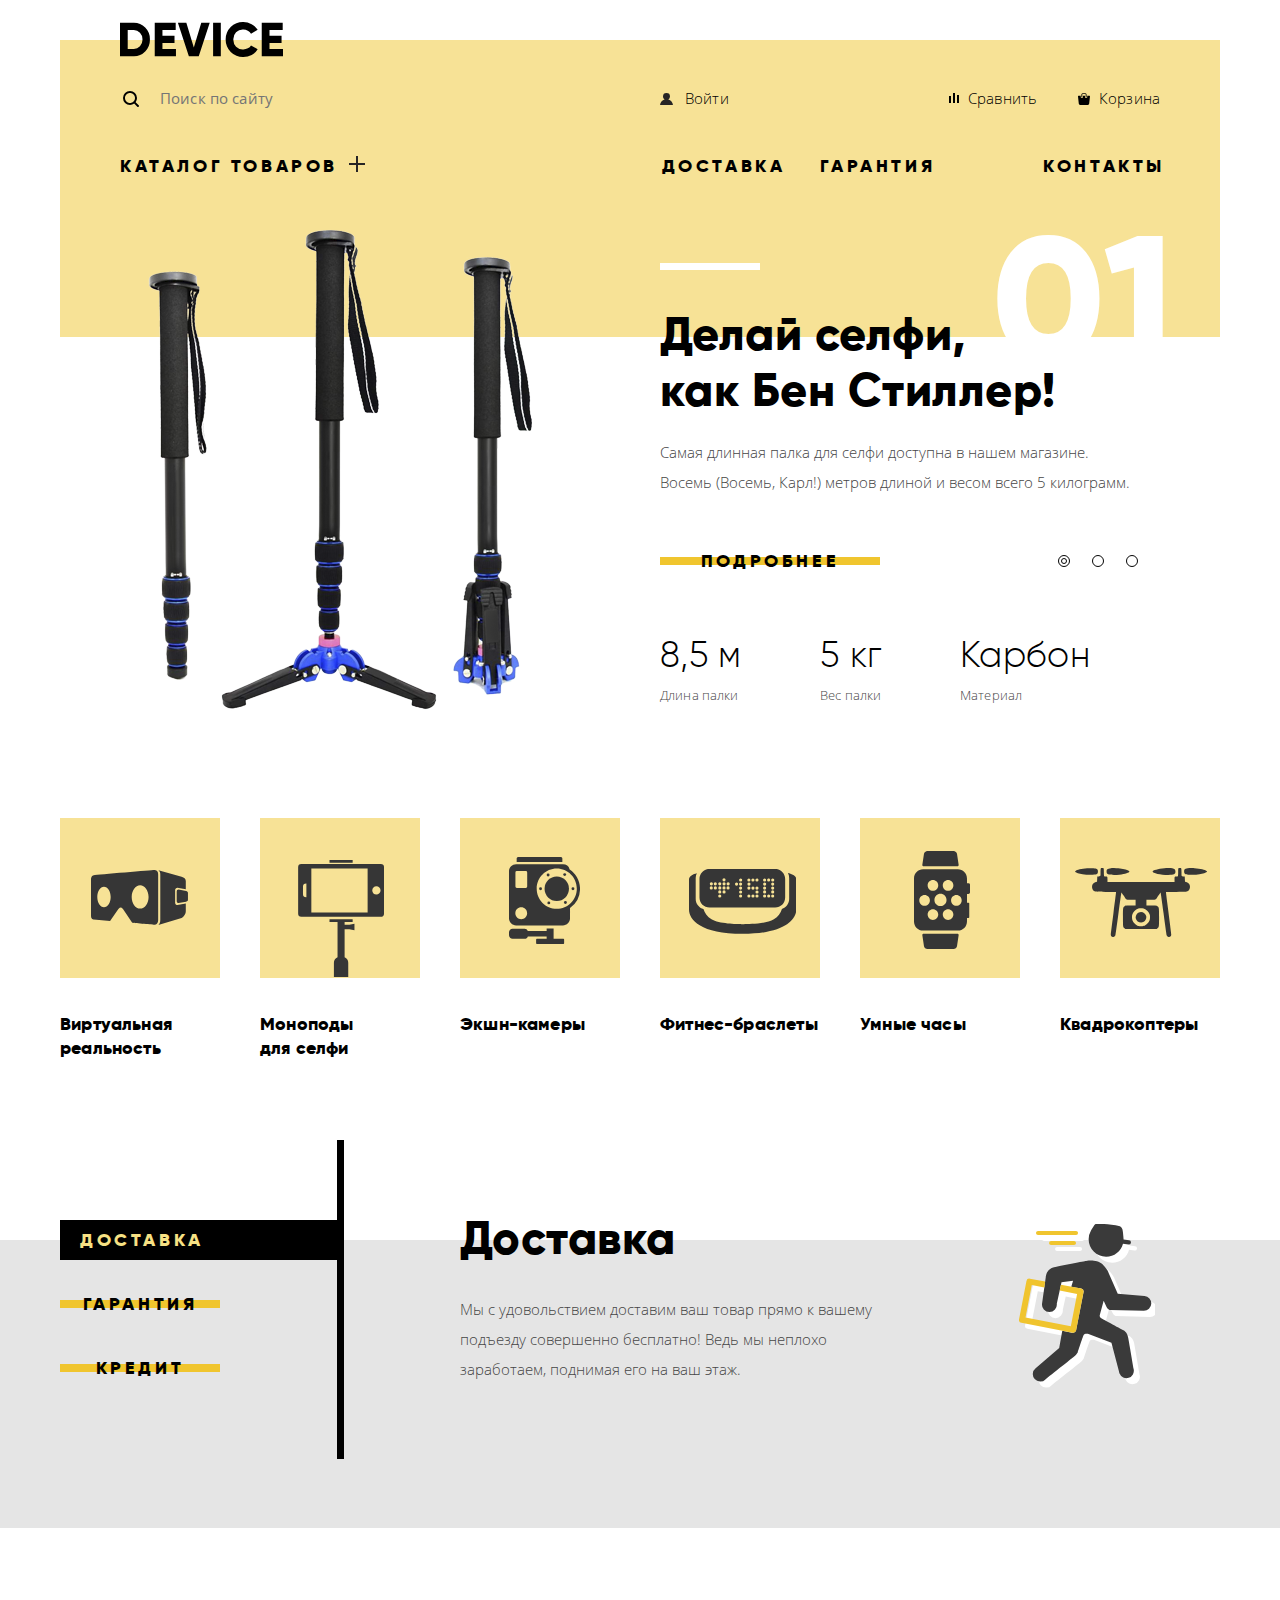
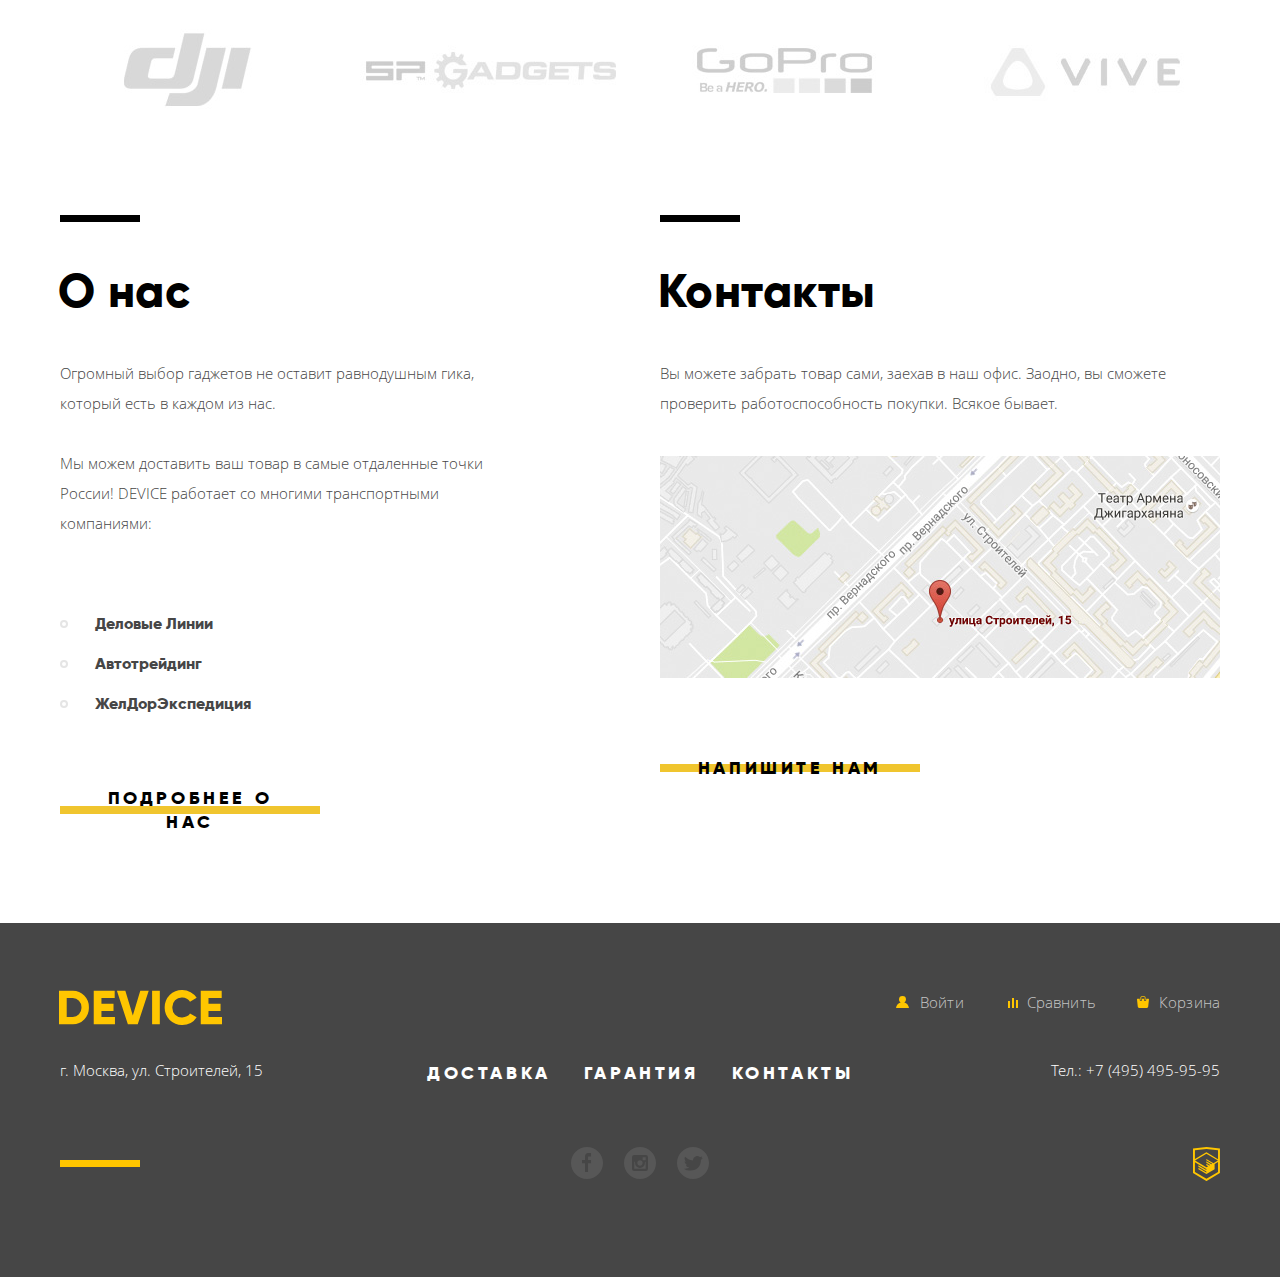
<file: index.html>
<!DOCTYPE html>
<html lang="ru">
  <head>
    <meta charset="utf-8">
    <title>HTML Academy: Девайс</title>
    <link rel="stylesheet" href="css/normalize.css">
    <link rel="stylesheet" href="css/style.min.css">
  </head>
  <body>
    <div class="container">
      <header class="page-header">
        <a class="page-header__logo">
          <svg class="page-header__image page-header__image--black" width="163" height="35" xmlns="http://www.w3.org/2000/svg" viewBox="0 0 163.3 34.94">
            <path d="M163.3 26.88v7.39H142V.67h21v7.39h-13.23v5.57h12.08v7.3h-12.08v6zm-39.87.58a9.88 9.88 0 0 0 4.66-1.1 7.49 7.49 0 0 0 3.16-3l6.67 3.84a15.51 15.51 0 0 1-6 5.69 17.52 17.52 0 0 1-8.46 2.09 17.12 17.12 0 0 1-17.59-17.47A17.12 17.12 0 0 1 123.43 0a17.42 17.42 0 0 1 8.41 2.09 15.88 15.88 0 0 1 6.09 5.69l-6.67 3.84a7.61 7.61 0 0 0-3.19-3 9.93 9.93 0 0 0-4.64-1.08 9.59 9.59 0 0 0-7.18 2.74 9.91 9.91 0 0 0-2.68 7.25 9.91 9.91 0 0 0 2.68 7.25 9.59 9.59 0 0 0 7.18 2.68zM93.27.67H101v33.6h-7.73zM69 34.27L58 .67h8.46l7.49 24.72L81.43.67h8.46l-11 33.6zM34.8.67h21v7.39H42.53v5.57h12.08v7.3H42.53v6h13.53v7.39H34.8zm-21.27 33.6H0V.67h13.53A15.72 15.72 0 0 1 25.25 5.5a16.46 16.46 0 0 1 4.71 12 16.46 16.46 0 0 1-4.71 12 15.73 15.73 0 0 1-11.72 4.77zM20 10.63a8.65 8.65 0 0 0-6.5-2.57H7.73v18.82h5.8A8.65 8.65 0 0 0 20 24.31a9.41 9.41 0 0 0 2.49-6.84A9.41 9.41 0 0 0 20 10.63z" />
          </svg>
        </a>
        <nav class="main-navigation">
          <div class="main-navigation__wrapper">
            <form class="main-navigation__search site-search " id="search-form" action="https://echo.htmlacademy.ru/" method="get">
              <label class="visually-hidden" for="search-field">Поиск по сайту</label>
              <input class="site-search__field" id="search-field" name="search" type="search" placeholder="Поиск по сайту" required>
              <button class="site-search__button" type="submit">Найти</button>
            </form>
            <ul class="main-navigation__user user-navigation">
              <li class="user-navigation__item">
                <a class="user-navigation__link user-navigation__link--login" href="login.html">Войти</a>
              </li>
            </ul>
            <ul class="main-navigation__shopping shopping-navigation">
              <li class="shopping-navigation__item">
                <a class="shopping-navigation__link shopping-navigation__link--compare" href="#">Сравнить</a>
              </li>
              <li class="shopping-navigation__item">
                <a class="shopping-navigation__link shopping-navigation__link--cart" href="#">Корзина</a>
              </li>
            </ul>
          </div>
          <ul class="main-navigation__site site-navigation">
            <li class="site-navigation__item site-navigation__item--catalog">
              <a class="site-navigation__link site-navigation__link--catalog" href="catalog.html">Каталог товаров</a>
              <ul class="site-navigation__list catalog-navigation">
                <li class="catalog-navigation__item">
                  <a class="catalog-navigation__link" href="#">Виртуальная реальность</a>
                </li>
                <li class="catalog-navigation__item">
                  <a class="catalog-navigation__link" href="#">Фитнес-браслеты</a>
                </li>
                <li class="catalog-navigation__item">
                  <a class="catalog-navigation__link" href="#">Квадрокоптеры</a>
                </li>
                <li class="catalog-navigation__item">
                  <a class="catalog-navigation__link" href="catalog.html">Моноподы для селфи</a>
                </li>
                <li class="catalog-navigation__item">
                  <a class="catalog-navigation__link" href="#">Умные часы</a>
                </li>
                <li class="catalog-navigation__item">
                  <a class="catalog-navigation__link" href="#">Экшн-камеры</a>
                </li>
              </ul>
            </li>
            <li class="site-navigation__item">
              <a class="site-navigation__link" href="#">Доставка</a>
            </li>
            <li class="site-navigation__item">
              <a class="site-navigation__link" href="#">Гарантия</a>
            </li>
            <li class="site-navigation__item">
              <a class="site-navigation__link" href="#">Контакты</a>
            </li>
          </ul>
        </nav>
      </header>
    </div>
    <main>
      <h1 class="visually-hidden">DEVICE - интернет-магазин гаджетов</h1>
      <div class="container">
        <section class="features">
          <div class="features__wrapper">
            <h2 class="visually-hidden">Промо-блок</h2>
            <ol class="features-slider promo-slider">
              <li class="promo-slider__item promo-slider__item--current">
                <div class="promo-slider__image-wrapper">
                  <img class="promo-slider__image" src="img/slider-1.png" width="384" height="486" alt="Самая длинная селфи-палка">
                </div>
                <div class="promo-slider__description-wrapper">
                  <h3 class="promo-slider__title">Делай селфи,<br> как Бен Стиллер!</h3>
                  <p class="promo-slider__description">Самая длинная палка для селфи доступна в нашем магазине. Восемь (Восемь, Карл!) метров длиной и весом всего 5 килограмм.</p>
                  <a class="promo-slider__link button" href="#">Подробнее</a>
                  <dl class="promo-slider__list spec-list">
                    <div class="spec-list__wrapper">
                      <dt class="spec-list__name">Длина палки</dt>
                      <dd class="spec-list__value">8,5 м</dd>
                    </div>
                    <div class="spec-list__wrapper">
                      <dt class="spec-list__name">Вес палки</dt>
                      <dd class="spec-list__value">5 кг</dd>
                    </div>
                    <div class="spec-list__wrapper">
                      <dt class="spec-list__name">Материал</dt>
                      <dd class="spec-list__value">Карбон</dd>
                    </div>
                  </dl>
                </div>
              </li>
              <li class="promo-slider__item">
                <div class="promo-slider__image-wrapper">
                  <img class="promo-slider__image" src="img/slider-2.png" width="345" height="485" alt="Фитнес-браслет">
                </div>
                <div class="promo-slider__description-wrapper">
                  <h3 class="promo-slider__title">Худеем<br> правильно!</h3>
                  <p class="promo-slider__description">Мотивирующие фитнес-браслеты помогут найти в себе силы не пропускать занятия и соблюдать диету.</p>
                  <a class="promo-slider__link button" href="#">Подробнее</a>
                  <dl class="promo-slider__list spec-list">
                    <div class="spec-list__wrapper">
                      <dt class="spec-list__name">Без подзарядки</dt>
                      <dd class="spec-list__value">48 часов</dd>
                    </div>
                  </dl>
                </div>
              </li>
              <li class="promo-slider__item">
                <div class="promo-slider__image-wrapper">
                  <img class="promo-slider__image" src="img/slider-3.png" width="526" height="334" alt="Квадрокоптер">
                </div>
                <div class="promo-slider__description-wrapper">
                  <h3 class="promo-slider__title">Порхает как бабочка,<br> жалит как пчела!</h3>
                  <p class="promo-slider__description">Мотивирующие фитнес-браслеты помогут найти в себе силы не пропускать занятия и соблюдать диету.</p>
                  <a class="promo-slider__link button" href="#">Подробнее</a>
                  <dl class="promo-slider__list spec-list">
                    <div class="spec-list__wrapper">
                      <dt class="spec-list__name">Дальность полета</dt>
                      <dd class="spec-list__value">800 м</dd>
                    </div>
                    <div class="spec-list__wrapper">
                      <dt class="spec-list__name">Радиус поражения</dt>
                      <dd class="spec-list__value">50 м</dd>
                    </div>
                  </dl>
                </div>
              </li>
            </ol>
            <ul class="features__toggles slider-toggles">
              <li class="slider-toggles__item">
                <button class="slider-toggles__button slider-toggles__button--current" type="button">
                  <span class="visually-hidden">Первый слайд</span>
                </button>
              </li>
              <li class="slider-toggles__item">
                <button class="slider-toggles__button" type="button">
                  <span class="visually-hidden">Второй слайд</span>
                </button>
              </li>
              <li class="slider-toggles__item">
                <button class="slider-toggles__button" type="button">
                  <span class="visually-hidden">Третий слайд</span>
                </button>
              </li>
            </ul>
          </div>
        </section>
        <section class="popular-categories">
          <h2 class="visually-hidden">Популярные категории</h2>
          <ul class="popular-categories__list">
            <li class="popular-categories__item">
              <a class="popular-categories__link popular-categories__link--vr" href="#">Виртуальная реальность</a>
            </li>
            <li class="popular-categories__item">
              <a class="popular-categories__link popular-categories__link--monopods" href="#">Моноподы<br> для селфи</a>
            </li>
            <li class="popular-categories__item">
              <a class="popular-categories__link popular-categories__link--cameras" href="#">Экшн-камеры</a>
            </li>
            <li class="popular-categories__item">
              <a class="popular-categories__link popular-categories__link--band" href="#">Фитнес-браслеты</a>
            </li>
            <li class="popular-categories__item">
              <a class="popular-categories__link popular-categories__link--clock" href="#">Умные часы</a>
            </li>
            <li class="popular-categories__item">
              <a class="popular-categories__link popular-categories__link--quadcopters" href="#">Квадрокоптеры</a>
            </li>
          </ul>
        </section>
      </div>
      <section class="services">
        <div class="container">
          <h2 class="visually-hidden">Сервисы</h2>
          <div class="services__wrapper">
            <ul class="services__toggles services-tab">
              <li class="services-tab__item">
                <button class="button services-tab__link services-tab__link--current" type="button">Доставка</button>
              </li>
              <li class="services-tab__item">
                <button class="button services-tab__link" type="button">Гарантия</button>
              </li>
              <li class="services-tab__item">
                <button class="button services-tab__link" type="button">Кредит</button>
              </li>
            </ul>
            <ul class="services__description services-list">
              <li class="services-list__item services-list__item--delivery services-list__item--current">
                <h3 class="services-list__title">Доставка</h3>
                <p class="services-list__summary">Мы с удовольствием доставим ваш товар прямо к вашему подъезду совершенно бесплатно! Ведь мы неплохо заработаем, поднимая его на ваш этаж.</p>
              </li>
              <li class="services-list__item services-list__item--warranty">
                <h3 class="services-list__title">Гарантия</h3>
                <p class="services-list__summary">Если из-за возгорания купленного у нас товара у вас сгорит дом — не переживайте, мы выдадим вам новый. Товар, не дом, конечно же.</p>
              </li>
              <li class="services-list__item services-list__item--credit">
                <h3 class="services-list__title">Кредит</h3>
                <p class="services-list__summary">Залезть в долговую яму стало проще! Кредитные консультанты подберут для вас наиболее выгодные условия кредита. Выгодные для нашего банка, разумеется.</p>
              </li>
            </ul>
          </div>
        </div>
      </section>
      <div class="container">
        <section class="brands">
          <h2 class="visually-hidden">Бренды</h2>
          <ul class="brands__list">
            <li class="brands__item">
              <a class="brands__link brands__link--dji" href="#">
                <img class="brands__logo" src="img/dji-logo.jpg" width="260" height="100" alt="Логотип «DJI»">
              </a>
            </li>
            <li class="brands__item">
              <a class="brands__link brands__link--sp" href="#">
                <img class="brands__logo" src="img/sp-gadgets-logo.jpg" width="260" height="100" alt="Логотип «SP Gadgets»">
              </a>
            </li>
            <li class="brands__item">
              <a class="brands__link brands__link--gopro" href="#">
                <img class="brands__logo" src="img/gopro-logo.jpg" width="260" height="100" alt="Логотип «GoPro»">
              </a>
            </li>
            <li class="brands__item">
              <a class="brands__link brands__link--vive" href="#">
                <img class="brands__logo" src="img/vive-logo.jpg" width="260" height="100" alt="Логотип «Vive»">
              </a>
            </li>
          </ul>
        </section>
        <div class="wrapper">
          <section class="about-us">
            <h2 class="about-us__title">О нас</h2>
            <p class="about-us__summary">Огромный выбор гаджетов не оставит равнодушным гика, который есть в каждом из нас.</p>
            <p class="about-us__summary">Мы можем доставить ваш товар в самые отдаленные точки России! DEVICE работает со многими транспортными компаниями:</p>
            <ul class="about-us__list company-list">
              <li class="company-list__item">
                <b>Деловые Линии</b>
              </li>
              <li class="company-list__item">
                <b>Автотрейдинг</b>
              </li>
              <li class="company-list__item">
                <b>ЖелДорЭкспедиция</b>
              </li>
            </ul>
            <a class="about-us__button button" href="#">Подробнее о нас</a>
          </section>
          <section class="contacts">
            <h2 class="contacts__title">Контакты</h2>
            <p class="contacts__summary">Вы можете забрать товар сами, заехав в наш офис. Заодно, вы сможете проверить работоспособность покупки. Всякое бывает.</p>
            <a class="contacts__map-link" href="map.html" target="_blank">
              <img class="contacts__map-image" src="img/map.jpg" width="560" height="222" alt="Адрес: г. Москва, ул. Строителей, д. 15">
            </a>
            <a class="contacts__button button" href="contact-us.html">Напишите нам</a>
          </section>
        </div>
      </div>
    </main>
    <footer class="page-footer">
      <div class="container">
        <div class="page-footer__row">
          <a class="page-footer__logo">
            <svg class="page-footer__image" width="163" height="35" xmlns="http://www.w3.org/2000/svg" viewBox="0 0 163.3 34.94">
              <path d="M163.3 26.88v7.39H142V.67h21v7.39h-13.23v5.57h12.08v7.3h-12.08v6zm-39.87.58a9.88 9.88 0 0 0 4.66-1.1 7.49 7.49 0 0 0 3.16-3l6.67 3.84a15.51 15.51 0 0 1-6 5.69 17.52 17.52 0 0 1-8.46 2.09 17.12 17.12 0 0 1-17.59-17.47A17.12 17.12 0 0 1 123.43 0a17.42 17.42 0 0 1 8.41 2.09 15.88 15.88 0 0 1 6.09 5.69l-6.67 3.84a7.61 7.61 0 0 0-3.19-3 9.93 9.93 0 0 0-4.64-1.08 9.59 9.59 0 0 0-7.18 2.74 9.91 9.91 0 0 0-2.68 7.25 9.91 9.91 0 0 0 2.68 7.25 9.59 9.59 0 0 0 7.18 2.68zM93.27.67H101v33.6h-7.73zM69 34.27L58 .67h8.46l7.49 24.72L81.43.67h8.46l-11 33.6zM34.8.67h21v7.39H42.53v5.57h12.08v7.3H42.53v6h13.53v7.39H34.8zm-21.27 33.6H0V.67h13.53A15.72 15.72 0 0 1 25.25 5.5a16.46 16.46 0 0 1 4.71 12 16.46 16.46 0 0 1-4.71 12 15.73 15.73 0 0 1-11.72 4.77zM20 10.63a8.65 8.65 0 0 0-6.5-2.57H7.73v18.82h5.8A8.65 8.65 0 0 0 20 24.31a9.41 9.41 0 0 0 2.49-6.84A9.41 9.41 0 0 0 20 10.63z" />
            </svg>
          </a>
          <ul class="page-footer__user user-navigation">
            <li class="user-navigation__item">
              <a class="user-navigation__link user-navigation__link--yellow-login" href="login.html">Войти</a>
            </li>
          </ul>
          <ul class="page-footer__shopping shopping-navigation">
            <li class="shopping-navigation__item">
              <a class="shopping-navigation__link shopping-navigation__link--yellow-compare" href="#">Сравнить</a>
            </li>
            <li class="shopping-navigation__item">
              <a class="shopping-navigation__link shopping-navigation__link--yellow-cart" href="#">Корзина</a>
            </li>
          </ul>
        </div>
        <div class="page-footer__row">
          <p class="page-footer__address">г. Москва, ул. Строителей, 15</p>
          <ul class="page-footer__navigation site-navigation">
            <li class="site-navigation__item">
              <a class="site-navigation__link" href="#">Доставка</a>
            </li>
            <li class="site-navigation__item">
              <a class="site-navigation__link" href="#">Гарантия</a>
            </li>
            <li class="site-navigation__item">
              <a class="site-navigation__link" href="#">Контакты</a>
            </li>
          </ul>
          <p class="page-footer__phone">Тел.: +7 (495) 495-95-95</p>
        </div>
        <div class="page-footer__row">
          <ul class="page-footer__social social">
            <li class="social__item">
              <a class="social__link social__link--facebook" href="https://www.facebook.com/htmlacademy">
                <span class="visually-hidden">Мы в Фейсбуке</span></a>
            </li>
            <li class="social__item">
              <a class="social__link social__link--instagram" href="https://www.instagram.com/htmlacademy">
                <span class="visually-hidden">Мы в Инстаграме</span>
              </a>
            </li>
            <li class="social__item">
              <a class="social__link social__link--twitter" href="https://twitter.com/htmlacademy_ru">
                <span class="visually-hidden">Мы в Твиттере</span>
              </a>
            </li>
          </ul>
          <p class="page-footer__copyright copyright">
            <span class="visually-hidden">Разработано:</span>
            <a class="copyright__link" href="https://htmlacademy.ru/intensive/htmlcss">
              <svg class="copyright__image" aria-label="HTML Academy" height="34.09" width="26.943" xmlns="http://www.w3.org/2000/svg">
                <path d="M13.62.017L13.472 0 0 1.412v24.661l13.473 8.017 13.43-7.99.042-.025V1.412zm11.399 12.11L13.495 5.334l-.001-.104-.087.05-.088-.056v.109L1.925 12.118V3.147l11.548-1.212L25.02 3.147v8.98zm-11.614-5.34L24.923 13.5l-4.479 2.64-7.093-4.221-.014 1.415 5.904 3.513-.86.507-5.03-2.992-.014 1.415 3.827 2.275-.782.523-3.031-1.787-.014 1.413 1.853 1.091-1.8 1.081-11.356-6.751zm-11.48 8.34l11.411 6.791.016 1.044-7.942-4.728-.015 1.416 7.979 4.795.018 1.076-7.973-4.74-.013 1.414 8.021 4.822.046.025 8.143-4.872-.011-5.177 3.415-2.036v10.021L13.472 31.85 1.925 24.979z" />
              </svg>
            </a>
          </p>
        </div>
      </div>
    </footer>
    <section class="modal feedback">
      <h2 class="visually-hidden">Напишите нам:</h2>
      <form class="feedback__form" action="https://echo.htmlacademy.ru" method="post">
        <div class="feedback__field-wrapper">
          <label class="feedback__label" for="user-name">Ваше имя:</label>
          <input class="feedback__field feedback__field--input" id="user-name" name="name" type="text" placeholder="Имя Фамилия">
        </div>
        <div class="feedback__field-wrapper">
          <label class="feedback__label" for="user-mail">Ваш e-mail:</label>
          <input class="feedback__field feedback__field--input" id="user-mail" name="email" type="email" placeholder="email@example.com">
        </div>
        <div class="feedback__field-wrapper">
          <label class="feedback__label" for="feedback-text">Текст письма:</label>
          <textarea class="feedback__field feedback__field--textarea" id="feedback-text" name="text" placeholder="В свободной форме"></textarea>
        </div>
        <button class="feedback__button button" type="submit">Отправить</button>
      </form>
      <button class="feedback__close close-button" type="button">Закрыть</button>
    </section>
    <section class="modal modal-map">
      <h2 class="visually-hidden">Карта проезда</h2>
      <iframe src="https://www.google.com/maps/embed?pb=!1m18!1m12!1m3!1d2249.1123088794748!2d37.527429315890004!3d55.68703400453003!2m3!1f0!2f0!3f0!3m2!1i1024!2i768!4f13.1!3m3!1m2!1s0x46b54cf65f5c8955%3A0x694710ccd55501e!2sUlitsa+Stroiteley%2C+15%2C+Moskva%2C+119311!5e0!3m2!1sen!2sru!4v1542461207239"
        width="960" height="559" style="border:0" allowfullscreen></iframe>
      <button class="modal-map__close close-button" type="button">Закрыть</button>
    </section>
    <script src="js/script.min.js"></script>
  </body>

</html>
</file>
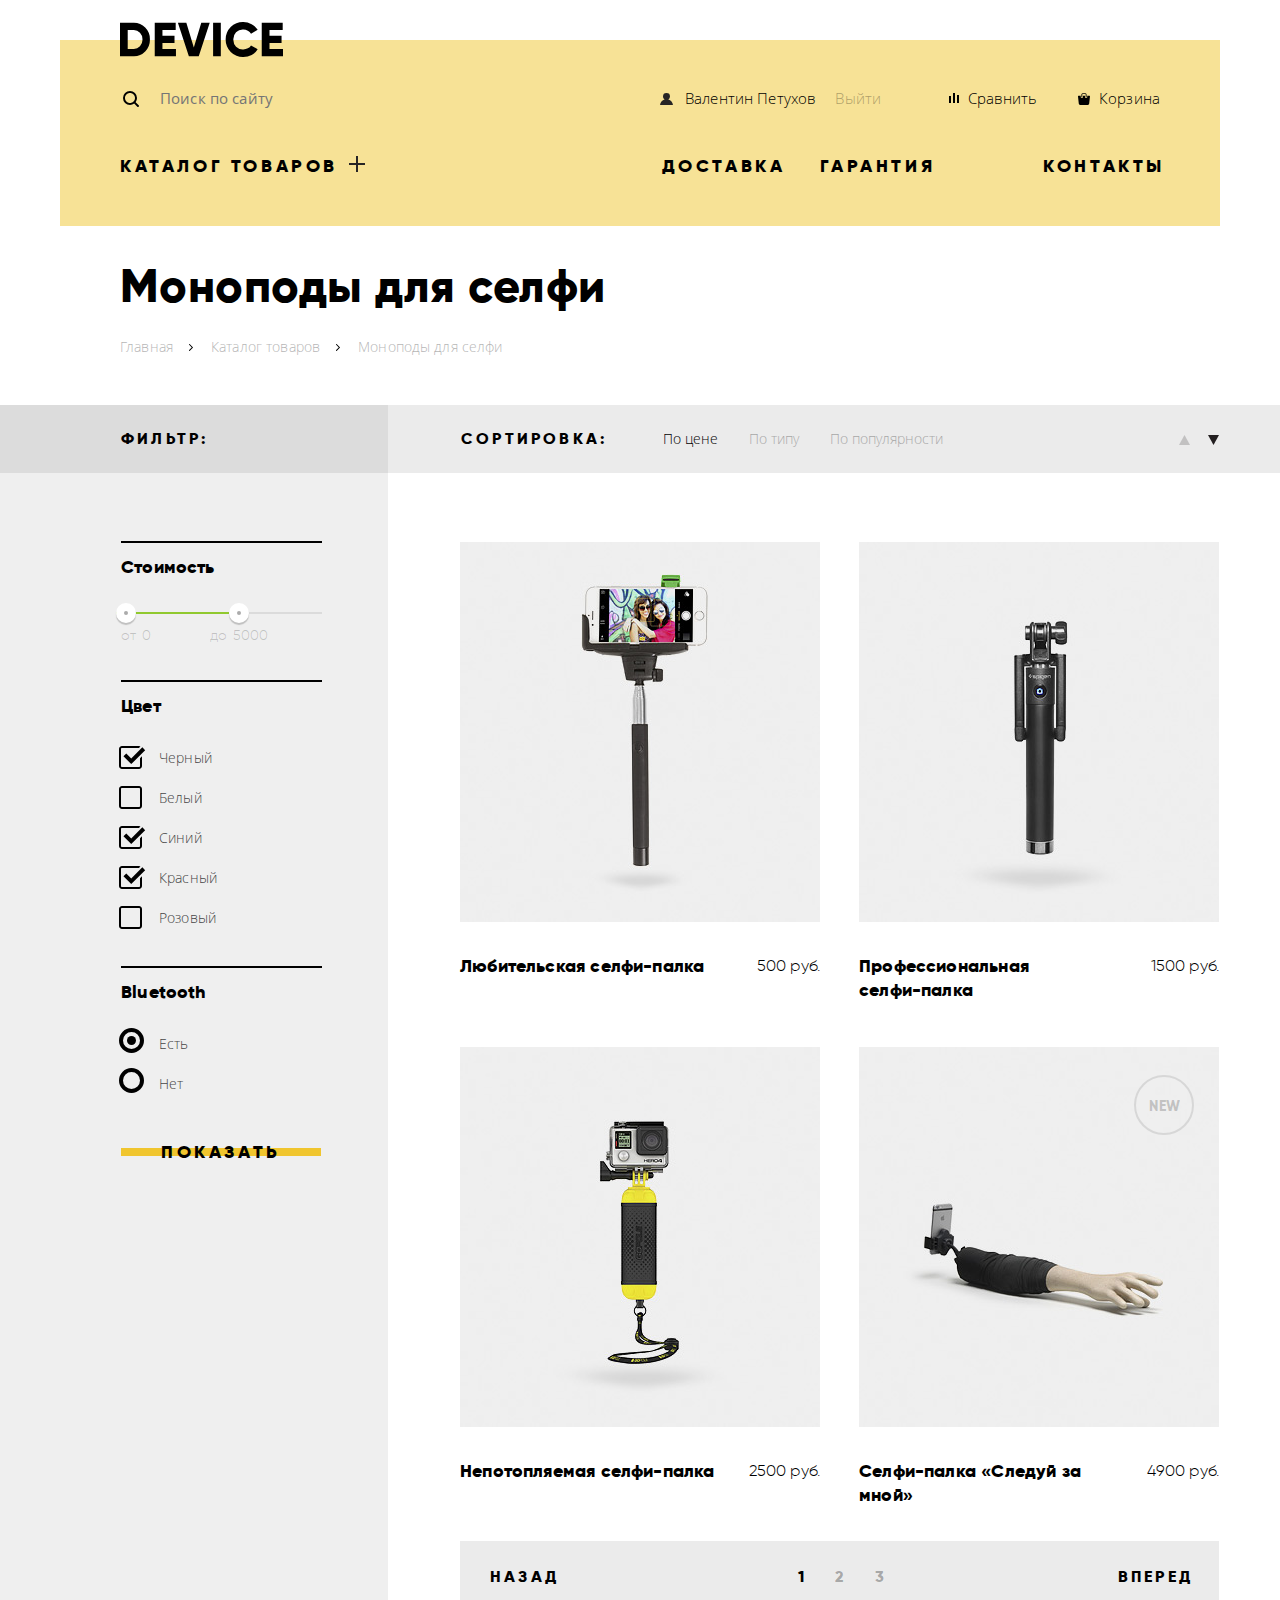
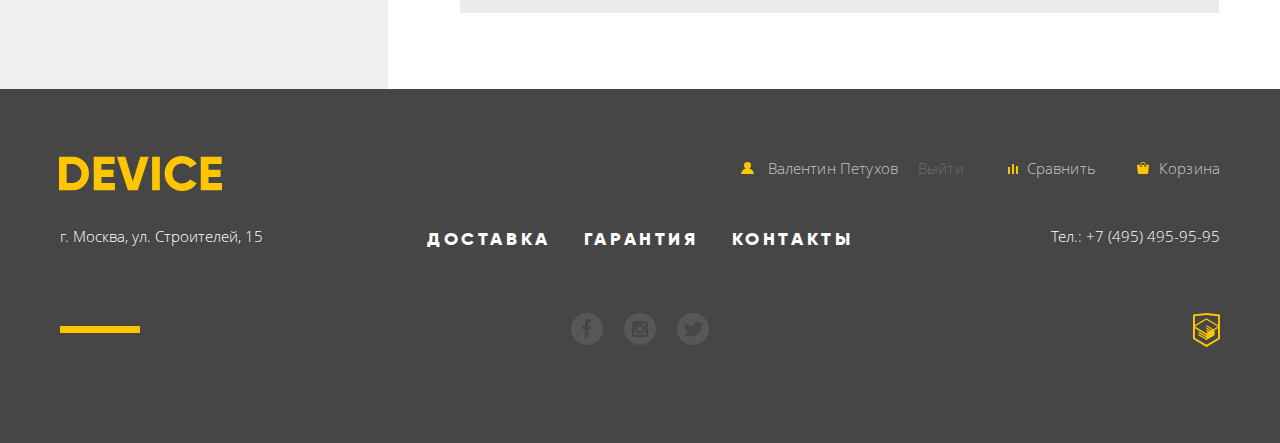
<file: catalog.html>
<!DOCTYPE html>
<html lang="ru">
  <head>
    <meta charset="UTF-8">
    <title>HTML Academy: Девайс</title>
    <link rel="stylesheet" href="css/normalize.css">
    <link rel="stylesheet" href="css/style.css">
  </head>
  <body>
    <div class="container">
      <header class="page-header">
        <a class="page-header__logo" href="index.html">
          <svg class="page-header__image page-header__image--black" width="163" height="35" xmlns="http://www.w3.org/2000/svg" viewBox="0 0 163.3 34.94">
            <path d="M163.3 26.88v7.39H142V.67h21v7.39h-13.23v5.57h12.08v7.3h-12.08v6zm-39.87.58a9.88 9.88 0 0 0 4.66-1.1 7.49 7.49 0 0 0 3.16-3l6.67 3.84a15.51 15.51 0 0 1-6 5.69 17.52 17.52 0 0 1-8.46 2.09 17.12 17.12 0 0 1-17.59-17.47A17.12 17.12 0 0 1 123.43 0a17.42 17.42 0 0 1 8.41 2.09 15.88 15.88 0 0 1 6.09 5.69l-6.67 3.84a7.61 7.61 0 0 0-3.19-3 9.93 9.93 0 0 0-4.64-1.08 9.59 9.59 0 0 0-7.18 2.74 9.91 9.91 0 0 0-2.68 7.25 9.91 9.91 0 0 0 2.68 7.25 9.59 9.59 0 0 0 7.18 2.68zM93.27.67H101v33.6h-7.73zM69 34.27L58 .67h8.46l7.49 24.72L81.43.67h8.46l-11 33.6zM34.8.67h21v7.39H42.53v5.57h12.08v7.3H42.53v6h13.53v7.39H34.8zm-21.27 33.6H0V.67h13.53A15.72 15.72 0 0 1 25.25 5.5a16.46 16.46 0 0 1 4.71 12 16.46 16.46 0 0 1-4.71 12 15.73 15.73 0 0 1-11.72 4.77zM20 10.63a8.65 8.65 0 0 0-6.5-2.57H7.73v18.82h5.8A8.65 8.65 0 0 0 20 24.31a9.41 9.41 0 0 0 2.49-6.84A9.41 9.41 0 0 0 20 10.63z" />
          </svg>
        </a>
        <nav class="main-navigation">
          <div class="main-navigation__wrapper">
            <form class="main-navigation__search site-search" id="search-form" action="https://echo.htmlacademy.ru/" method="get">
              <label class="visually-hidden" for="search-field">Поиск по сайту</label>
              <input class="site-search__field" id="search-field" name="search" type="search" placeholder="Поиск по сайту" required>
              <button class="site-search__button" type="submit">Найти</button>
            </form>
            <ul class="main-navigation__user user-navigation">
              <li class="user-navigation__item">
                <a class="user-navigation__link user-navigation__link--profile" href="profile.html">Валентин Петухов</a>
              </li>
              <li class="user-navigation__item">
                <a class="user-navigation__link user-navigation__link--logout" href="#">Выйти</a>
              </li>
            </ul>
            <ul class="main-navigation__shopping shopping-navigation">
              <li class="shopping-navigation__item">
                <a class="shopping-navigation__link shopping-navigation__link--compare" href="#">Сравнить</a>
              </li>
              <li class="shopping-navigation__item">
                <a class="shopping-navigation__link shopping-navigation__link--cart" href="#">Корзина</a>
              </li>
            </ul>
          </div>
          <ul class="main-navigation__site site-navigation">
            <li class="site-navigation__item site-navigation__item--catalog">
              <a class="site-navigation__link site-navigation__link--catalog" href="catalog.html">Каталог товаров</a>
              <ul class="site-navigation__list catalog-navigation">
                <li class="catalog-navigation__item">
                  <a class="catalog-navigation__link" href="#">Виртуальная реальность</a>
                </li>
                <li class="catalog-navigation__item">
                  <a class="catalog-navigation__link" href="catalog.html">Моноподы для селфи</a>
                </li>
                <li class="catalog-navigation__item">
                  <a class="catalog-navigation__link" href="#">Экшн-камеры</a>
                </li>
                <li class="catalog-navigation__item">
                  <a class="catalog-navigation__link" href="#">Фитнес-браслеты</a>
                </li>
                <li class="catalog-navigation__item">
                  <a class="catalog-navigation__link" href="#">Умные часы</a>
                </li>
                <li class="catalog-navigation__item">
                  <a class="catalog-navigation__link" href="#">Квадрокоптеры</a>
                </li>
              </ul>
            </li>
            <li class="site-navigation__item">
              <a class="site-navigation__link" href="#">Доставка</a>
            </li>
            <li class="site-navigation__item">
              <a class="site-navigation__link" href="#">Гарантия</a>
            </li>
            <li class="site-navigation__item">
              <a class="site-navigation__link" href="#">Контакты</a>
            </li>
          </ul>
        </nav>
      </header>
    </div>
    <main class="page-inner">
      <div class="container page-inner__title-wrapper">
        <h1 class="page-inner__title">Моноподы для селфи</h1>
        <ul class="breadcrumbs">
          <li class="breadcrumbs__item">
            <a class="breadcrumbs__link" href="index.html">Главная</a>
          </li>
          <li class="breadcrumbs__item">
            <a class="breadcrumbs__link" href="#">Каталог товаров</a>
          </li>
          <li class="breadcrumbs__item">
            <a class="breadcrumbs__link">Моноподы для селфи</a>
          </li>
        </ul>
      </div>
      <div class="page-inner__up-line">
        <div class="container page-inner__wrapper">
          <div class="page-inner__left-column">
            <span class="page-inner__filter-title" aria-hidden="true">Фильтр:</span>
          </div>
          <div class="page-inner__right-column">
            <section class="sorter">
              <h2 class="sorter__title">Сортировка:</h2>
              <ul class="sorter__list sorter-options">
                <li class="sorter-options__item">
                  <a class="sorter-options__link sorter-options__link--active" href="#">По цене</a>
                </li>
                <li class="sorter-options__item">
                  <a class="sorter-options__link" href="#">По типу</a>
                </li>
                <li class="sorter-options__item">
                  <a class="sorter-options__link" href="#">По популярности</a>
                </li>
              </ul>
              <ul class="sorter__list sorter-directions">
                <li class="sorter-directions__item">
                  <a class="sorter-directions__link sorter-directions__link--up" href="#">
                    <span class="visually-hidden">Сортировать по возрастанию</span>
                  </a>
                </li>
                <li class="sorter-directions__item">
                  <a class="sorter-directions__link sorter-directions__link--down sorter-directions__link--active" href="#">
                    <span class="visually-hidden">Сортировать по убыванию</span>
                  </a>
                </li>
              </ul>
            </section>
          </div>
        </div>
      </div>
      <div class="page-inner__down-line">
        <div class="container page-inner__wrapper">
          <div class="page-inner__left-column">
            <section class="filters">
              <h2 class="visually-hidden filters___title">Фильтр:</h2>
              <form class="filters__form" action="https://echo.htmlacademy.ru" method="get">
                <fieldset class="filters__fieldset">
                  <legend class="filters__title">Стоимость</legend>
                  <div class="filters__range-controls">
                    <div class="filters__scale">
                      <div class="filters__bar"></div>
                    </div>
                    <div class="filters__toggle filters__toggle--min content-box-component"></div>
                    <div class="filters__toggle filters__toggle--max content-box-component"></div>
                  </div>
                  <div class="filters__price-control">
                    <label class="filters__price filters__price--min">от
                      <input class="filters__input filters__input--price" type="text" name="min-price" value="0">
                    </label>
                    <label class="filters__price filters__price--max">до
                      <input class="filters__input filters__input--price" type="text" name="max-price" value="5000">
                    </label>
                  </div>
                </fieldset>
                <fieldset class="filters__fieldset">
                  <legend class="filters__title">Цвет</legend>
                  <ul class="filters__list">
                    <li class="filters__item">
                      <input class="filters__input filters__checkbox visually-hidden" id="black" name="color" type="checkbox" value="black" checked>
                      <label class="filters__label filters__label--checkbox" for="black">Черный</label>
                    </li>
                    <li class="filters__item">
                      <input class="filters__input filters__checkbox visually-hidden" id="white" name="color" type="checkbox" value="white">
                      <label class="filters__label filters__label--checkbox" for="white">Белый</label>
                    </li>
                    <li class="filters__item">
                      <input class="filters__input filters__checkbox visually-hidden" id="blue" name="color" type="checkbox" value="blue" checked>
                      <label class="filters__label filters__label--checkbox" for="blue">Синий</label>
                    </li>
                    <li class="filters__item">
                      <input class="filters__input filters__checkbox visually-hidden" id="red" name="color" type="checkbox" value="red" checked>
                      <label class="filters__label filters__label--checkbox" for="red">Красный</label>
                    </li>
                    <li class="filters__item">
                      <input class="filters__input filters__checkbox visually-hidden" id="pink" name="color" type="checkbox" value="pink">
                      <label class="filters__label filters__label--checkbox" for="pink">Розовый</label>
                    </li>
                  </ul>
                </fieldset>
                <fieldset class="filters__fieldset">
                  <legend class="filters__title">Bluetooth</legend>
                  <ul class="filters__list">
                    <li class="filters__item">
                      <input class="filters__input filters__radio visually-hidden" id="yes" name="bluetooth" value="yes" type="radio" checked>
                      <label class="filters__label filters__label--radio" for="yes">Есть</label>
                    </li>
                    <li class="filters__item">
                      <input class="filters__input filters__radio visually-hidden" id="no" name="bluetooth" value="no" type="radio">
                      <label class="filters__label filters__label--radio" for="no">Нет</label>
                    </li>
                  </ul>
                </fieldset>
                <button class="filters__button button" type="submit">Показать</button>
              </form>
            </section>
          </div>
          <div class="page-inner__right-column page-inner__right-column--catalog">
            <section class="catalog">
              <h2 class="visually-hidden">Каталог моноподов для селфи</h2>
              <ul class="catalog__list">
                <li class="catalog__item">
                  <article class="product-card">
                    <h3 class="product-card__title">
                      <a href="#" class="product-card__link">Любительская селфи-палка</a>
                    </h3>
                    <img class="product-card__image" src="img/catalog/item-1.jpg" width="360" height="380" alt="Фото любительской селфи-палки">
                    <b class="product-card__price">500 руб.</b>
                    <div class="product-card__hover-wrapper">
                      <a class="product-card__basket-link button" href="#">В корзину</a>
                      <a class="product-card__compare-link" href="#">Добавить к сравнению</a>
                    </div>
                  </article>
                </li>
                <li class="catalog__item">
                  <article class="product-card">
                    <h3 class="product-card__title">
                      <a href="#" class="product-card__link">Профессиональная <span class="no-wrap">селфи-палка</span></a>
                    </h3>
                    <img class="product-card__image" src="img/catalog/item-2.jpg" width="360" height="380" alt="Фото профессиональной селфи-палки">
                    <b class="product-card__price">1500 руб.</b>
                    <div class="product-card__hover-wrapper">
                      <a class="product-card__basket-link button" href="#">В корзину</a>
                      <a class="product-card__compare-link" href="#">Добавить к сравнению</a>
                    </div>
                  </article>
                </li>
                <li class="catalog__item">
                  <article class="product-card">
                    <h3 class="product-card__title">
                      <a href="#" class="product-card__link">Непотопляемая селфи-палка</a>
                    </h3>
                    <img class="product-card__image" src="img/catalog/item-3.jpg" width="360" height="380" alt="Фото непотопляемой селфи-палки">
                    <b class="product-card__price">2500 руб.</b>
                    <div class="product-card__hover-wrapper">
                      <a class="product-card__basket-link button" href="#">В корзину</a>
                      <a class="product-card__compare-link" href="#">Добавить к сравнению</a>
                    </div>
                  </article>
                </li>
                <li class="catalog__item">
                  <article class="product-card product-card--new">
                    <h3 class="product-card__title">
                      <a href="#" class="product-card__link">Селфи-палка «Следуй за мной»</a>
                    </h3>
                    <img class="product-card__image" src="img/catalog/item-4.jpg" width="360" height="380" alt="Фото селфи-палки «Следуй за мной»">
                    <b class="product-card__price">4900 руб.</b>
                    <div class="product-card__hover-wrapper">
                      <a class="product-card__basket-link button" href="#">В корзину</a>
                      <a class="product-card__compare-link" href="#">Добавить к сравнению</a>
                    </div>
                  </article>
                </li>
              </ul>
            </section>
            <section class="pagination">
              <h2 class="visually-hidden">Номера страниц:</h2>
              <ul class="pagination__list">
                <li class="pagination__item">
                  <a class="pagination__link pagination__link--previous">Назад</a>
                </li>
                <li class="pagination__item">
                  <a class="pagination__link pagination__link--current">1</a>
                </li>
                <li class="pagination__item">
                  <a class="pagination__link" href="#">2</a>
                </li>
                <li class="pagination__item">
                  <a class="pagination__link" href="#">3</a>
                </li>
                <li class="pagination__item">
                  <a class="pagination__link pagination__link--next" href="#">Вперед</a>
                </li>
              </ul>
            </section>
          </div>
        </div>
      </div>
    </main>
    <footer class="page-footer">
      <div class="container">
        <div class="page-footer__row">
          <a class="page-footer__logo" href="index.html">
            <svg class="page-footer__image" width="163" height="35" xmlns="http://www.w3.org/2000/svg" viewBox="0 0 163.3 34.94">
              <path d="M163.3 26.88v7.39H142V.67h21v7.39h-13.23v5.57h12.08v7.3h-12.08v6zm-39.87.58a9.88 9.88 0 0 0 4.66-1.1 7.49 7.49 0 0 0 3.16-3l6.67 3.84a15.51 15.51 0 0 1-6 5.69 17.52 17.52 0 0 1-8.46 2.09 17.12 17.12 0 0 1-17.59-17.47A17.12 17.12 0 0 1 123.43 0a17.42 17.42 0 0 1 8.41 2.09 15.88 15.88 0 0 1 6.09 5.69l-6.67 3.84a7.61 7.61 0 0 0-3.19-3 9.93 9.93 0 0 0-4.64-1.08 9.59 9.59 0 0 0-7.18 2.74 9.91 9.91 0 0 0-2.68 7.25 9.91 9.91 0 0 0 2.68 7.25 9.59 9.59 0 0 0 7.18 2.68zM93.27.67H101v33.6h-7.73zM69 34.27L58 .67h8.46l7.49 24.72L81.43.67h8.46l-11 33.6zM34.8.67h21v7.39H42.53v5.57h12.08v7.3H42.53v6h13.53v7.39H34.8zm-21.27 33.6H0V.67h13.53A15.72 15.72 0 0 1 25.25 5.5a16.46 16.46 0 0 1 4.71 12 16.46 16.46 0 0 1-4.71 12 15.73 15.73 0 0 1-11.72 4.77zM20 10.63a8.65 8.65 0 0 0-6.5-2.57H7.73v18.82h5.8A8.65 8.65 0 0 0 20 24.31a9.41 9.41 0 0 0 2.49-6.84A9.41 9.41 0 0 0 20 10.63z" />
            </svg>
          </a>
          <ul class="page-footer__user user-navigation">
            <li class="user-navigation__item">
              <a class="user-navigation__link user-navigation__link--yellow-profile" href="profile.html">Валентин Петухов</a>
            </li>
            <li class="user-navigation__item">
              <a class="user-navigation__link user-navigation__link--logout" href="#">Выйти</a>
            </li>
          </ul>
          <ul class="page-footer__shopping shopping-navigation">
            <li class="shopping-navigation__item">
              <a class="shopping-navigation__link shopping-navigation__link--yellow-compare" href="#">Сравнить</a>
            </li>
            <li class="shopping-navigation__item">
              <a class="shopping-navigation__link shopping-navigation__link--yellow-cart" href="#">Корзина</a>
            </li>
          </ul>
        </div>
        <div class="page-footer__row">
          <p class="page-footer__address">г. Москва, ул. Строителей, 15</p>
          <ul class="page-footer__navigation site-navigation">
            <li class="site-navigation__item">
              <a class="site-navigation__link" href="#">Доставка</a>
            </li>
            <li class="site-navigation__item">
              <a class="site-navigation__link" href="#">Гарантия</a>
            </li>
            <li class="site-navigation__item">
              <a class="site-navigation__link" href="#">Контакты</a>
            </li>
          </ul>
          <p class="page-footer__phone">Тел.: +7 (495) 495-95-95</p>
        </div>
        <div class="page-footer__row">
          <ul class="page-footer__social social">
            <li class="social__item">
              <a class="social__link social__link--facebook" href="https://www.facebook.com/htmlacademy">
                <span class="visually-hidden">Мы в Фейсбуке</span></a>
            </li>
            <li class="social__item">
              <a class="social__link social__link--instagram" href="https://www.instagram.com/htmlacademy">
                <span class="visually-hidden">Мы в Инстаграме</span>
              </a>
            </li>
            <li class="social__item">
              <a class="social__link social__link--twitter" href="https://twitter.com/htmlacademy_ru">
                <span class="visually-hidden">Мы в Твиттере</span>
              </a>
            </li>
          </ul>
          <p class="page-footer__copyright copyright">
            <span class="visually-hidden">Разработано:</span>
            <a class="copyright__link" href="https://htmlacademy.ru/intensive/htmlcss">
              <svg class="copyright__image" aria-label="Разработано: HTML Academy" height="34.09" width="26.943" xmlns="http://www.w3.org/2000/svg">
                <path d="M13.62.017L13.472 0 0 1.412v24.661l13.473 8.017 13.43-7.99.042-.025V1.412zm11.399 12.11L13.495 5.334l-.001-.104-.087.05-.088-.056v.109L1.925 12.118V3.147l11.548-1.212L25.02 3.147v8.98zm-11.614-5.34L24.923 13.5l-4.479 2.64-7.093-4.221-.014 1.415 5.904 3.513-.86.507-5.03-2.992-.014 1.415 3.827 2.275-.782.523-3.031-1.787-.014 1.413 1.853 1.091-1.8 1.081-11.356-6.751zm-11.48 8.34l11.411 6.791.016 1.044-7.942-4.728-.015 1.416 7.979 4.795.018 1.076-7.973-4.74-.013 1.414 8.021 4.822.046.025 8.143-4.872-.011-5.177 3.415-2.036v10.021L13.472 31.85 1.925 24.979z" />
              </svg>
            </a>
          </p>
        </div>
      </div>
    </footer>
  </body>
</html>
</file>
<file: css/style.css>
@font-face {
  font-family: "Gilroy";
  font-weight: 800;
  font-style: normal;
  src: url("../fonts/Gilroy-ExtraBold.woff2") format("woff2"),
    url("../fonts/Gilroy-ExtraBold.woff") format("woff");
}

@font-face {
  font-family: "Gilroy";
  font-weight: 300;
  font-style: normal;
  src: url("../fonts/Gilroy-Light.woff2") format("woff2"),
    url("../fonts/Gilroy-Light.woff") format("woff");
}

@font-face {
  font-family: "Open Sans";
  font-weight: 300;
  font-style: normal;
  src: url("../fonts/OpenSans-Light.woff2") format("woff2"),
    url("../fonts/OpenSans-Light.woff") format("woff");
}

@font-face {
  font-family: "Open Sans";
  font-weight: normal;
  font-style: normal;
  src: url("../fonts/OpenSans.woff2") format("woff2"),
    url("../fonts/OpenSans.woff") format("woff");
}

html {
  -webkit-box-sizing: border-box;
          box-sizing: border-box;
}

*,
*::before,
*::after {
  -webkit-box-sizing: inherit;
          box-sizing: inherit;
}

.content-box-component {
  -webkit-box-sizing: content-box;
          box-sizing: content-box;
}

.visually-hidden:not(:focus):not(:active),
input[type="checkbox"].visually-hidden,
input[type="radio"].visually-hidden {
  position: absolute;
  overflow: hidden;

  clip: rect(0 0 0 0);

  width: 1px;
  height: 1px;
  margin: -1px;
  padding: 0;

  white-space: nowrap;

  border: 0;

  -webkit-clip-path: inset(100%);

          clip-path: inset(100%);
}

body {
  margin: 0;
  padding: 0;

  font-family: "Open Sans", "Arial", sans-serif;
  font-size: 15px;
  font-weight: 300;
  line-height: 30px;

  color: #464646;
  background-color: #ffffff;
}

a {
  text-decoration: none;
}

/* класс для ситуаций, когда нужно запретить перенос на следующую строку*/
.no-wrap {
  white-space: nowrap;
}

.container {
  width: 1200px;
  margin: 0 auto;
  padding-right: 20px;
  padding-left: 20px;
}

.button {
  position: relative;
  z-index: 0;

  display: inline-block;
  padding-top: 8px;
  padding-right: 20px;
  padding-bottom: 8px;
  padding-left: 20px;

  font-family: "Gilroy", "Arial", sans-serif;
  font-size: 18px;
  font-weight: 800;
  line-height: 24px;
  vertical-align: middle;
  text-align: center;
  color: #000000;

  letter-spacing: 0.2em;
  text-transform: uppercase;

  border: 0;
  background-color: transparent;
}

.button::before {
  content: "";

  position: absolute;
  z-index: -1;
  top: 50%;
  left: 0;

  width: 100%;
  height: 8px;

  -webkit-transition: all 0.5s;

  -o-transition: all 0.5s;

  transition: all 0.5s;
  -webkit-transform: translateY(-50%);
      -ms-transform: translateY(-50%);
          transform: translateY(-50%);

  background-color: #f0c52e;
}

.button:hover::before,
.button:focus::before {
  height: 100%;
}

.button:active {
  color: rgba(0, 0, 0, 0.3);
}

.page-header {
  position: relative;

  margin-top: 40px;
  padding-bottom: 45px;

  background-color: #f7e296;
}

.page-header__logo {
  position: absolute;
  top: -18px;
  left: 60px;
}

.page-header__logo:hover,
.page-header__logo:focus {
  opacity: 0.6;
  outline: none;
}

.main-navigation {
  display: -webkit-box;
  display: -ms-flexbox;
  display: flex;
  -webkit-box-orient: vertical;
  -webkit-box-direction: normal;
      -ms-flex-direction: column;
          flex-direction: column;
  padding-top: 33px;
  padding-right: 60px;
  padding-left: 60px;
}

.main-navigation__wrapper {
  display: -webkit-box;
  display: -ms-flexbox;
  display: flex;
  margin-bottom: 29px;

  -webkit-box-pack: justify;

      -ms-flex-pack: justify;

          justify-content: space-between;
  -webkit-box-align: center;
      -ms-flex-align: center;
          align-items: center;
}

/*search field*/
.main-navigation__search {
  position: relative;

  display: -webkit-box;

  display: -ms-flexbox;

  display: flex;
  width: 440px;
  height: 49px;
  margin-right: auto;
}

.main-navigation__search::before {
  content: "";

  position: absolute;
  top: 18px;
  left: 3px;

  width: 16px;
  height: 16px;

  background-image: url(../img/search.svg);
}

.site-search__field {
  width: 355px;
  padding-left: 40px;

  font-size: 15px;
  font-style: inherit;
  line-height: 30px;

  letter-spacing: 0.01em;
  background-color: #f7e296;
  border: 0;
  outline: none;
}

.site-search__field:focus {
  -webkit-box-shadow: inset 0 -2px 0 0 #000000;
          box-shadow: inset 0 -2px 0 0 #000000;
}

.site-search__field:hover::-webkit-input-placeholder {
  color: rgba(0, 0, 0, 0.6);
}

.site-search__field:hover:-ms-input-placeholder {
  color: rgba(0, 0, 0, 0.6);
}

.site-search__field:hover::-ms-input-placeholder {
  color: rgba(0, 0, 0, 0.6);
}

.site-search__field:hover::placeholder {
  color: rgba(0, 0, 0, 0.6);
}

.site-search__field:focus::-webkit-input-placeholder {
  color: #000000;
}

.site-search__field:focus:-ms-input-placeholder {
  color: #000000;
}

.site-search__field:focus::-ms-input-placeholder {
  color: #000000;
}

.site-search__field:focus::placeholder {
  color: #000000;
}

.site-search__button {
  width: 85px;

  font-size: 15px;
  line-height: 30px;

  letter-spacing: 0.01em;
  opacity: 0;
  background-color: #f7e296;
  border: 2px solid #000000;
}

.site-search__field:focus~.site-search__button,
.site-search__button:focus {
  opacity: 1;
}

.site-search__button:hover,
.site-search__button:focus {
  color: #ffffff;

  background-color: #000000;
  outline: none;
}

.site-search__button:active {
  color: rgba(255, 255, 255, 0.3);

  background-color: #000000;
  opacity: 1;
}

/*user navigation*/
.main-navigation__user {
  width: 260px;
}

.user-navigation {
  position: relative;

  display: -webkit-box;

  display: -ms-flexbox;

  display: flex;
  margin: 0;
  padding: 0;

  list-style: none;
}

.user-navigation__link {
  position: relative;

  padding-left: 25px;

  font-size: 15px;
  line-height: 30px;
  color: #000000;

  letter-spacing: 0.01em;

}

.user-navigation__link::before {
  content: "";

  position: absolute;
  top: 25%;
  left: 0;

  width: 13px;
  height: 13px;
}

.user-navigation__link--logout {
  padding-left: 20px;

  opacity: 0.3;
}

.user-navigation__link--login::before,
.user-navigation__link--profile::before {
  background-image: url(../img/user.svg);
  background-repeat: no-repeat;
}

.user-navigation__link:hover,
.user-navigation__link:focus {
  opacity: 0.6;
  outline: none;
}

.user-navigation__link:active {
  opacity: 0.3;
}

/*shopping navigation*/
.main-navigation__shopping {
  width: 240px;
}

.shopping-navigation {
  display: -webkit-box;
  display: -ms-flexbox;
  display: flex;
  margin: 0;
  padding: 0;

  list-style: none;
  -webkit-box-pack: justify;
      -ms-flex-pack: justify;
          justify-content: space-between;
  -ms-flex-wrap: wrap;
      flex-wrap: wrap;
}

.shopping-navigation__link {
  position: relative;

  padding-left: 48px;

  font-size: 15px;
  line-height: 30px;
  color: #000000;

  letter-spacing: 0.01em;
}

.shopping-navigation__link::before {
  content: "";

  position: absolute;
  top: 25%;
  left: 25%;

  width: 13px;
  height: 13px;
}

.shopping-navigation__link:hover,
.shopping-navigation__link:focus {
  opacity: 0.6;
  outline: none;
}

.shopping-navigation__link:active {
  opacity: 0.3;
}

.shopping-navigation__link--compare::before {
  background-image: url(../img/compare.svg);
  background-repeat: no-repeat;
}

.shopping-navigation__link--cart::before {
  background-image: url(../img/cart.svg);
  background-repeat: no-repeat;
}

/*site navigation*/
.site-navigation {
  display: -webkit-box;
  display: -ms-flexbox;
  display: flex;
  margin: 0;
  padding: 0;

  list-style: none;
  -ms-flex-wrap: wrap;
      flex-wrap: wrap;
}

.site-navigation__item--catalog {
  margin-right: auto;
}

.site-navigation__link {
  position: relative;

  font-family: "Gilroy", "Arial", sans-serif;
  font-size: 18px;
  font-weight: 800;
  line-height: 24px;
  color: #000000;

  letter-spacing: 0.2em;
  text-transform: uppercase;

}

.site-navigation__link:hover,
.site-navigation__link:focus {
  opacity: 0.6;
  outline: none;
}

.site-navigation__link:active {
  opacity: 0.3;
}

.site-navigation__link--catalog::after {
  content: "";

  position: absolute;
  top: 1px;
  right: -27px;

  width: 16px;
  height: 16px;

  background-image: url(../img/plus.svg);
  background-repeat: no-repeat;
}

.site-navigation__item:nth-child(2) {
  margin-right: 35px;
}

.site-navigation__item:nth-child(4) {
  margin-right: -5px;
  margin-left: 108px;
}

/*отступы при переполнении*/
.site-navigation__item:nth-child(n+5) {
  margin-left: 10px;
}

.site-navigation__item {
  position: relative;
}

.catalog-navigation {
  position: absolute;
  z-index: 1;

  display: none;
  width: 640px;
  margin: 0;
  padding: 0;
  padding-top: 15px;
  padding-bottom: 36px;

  list-style: none;
  -ms-flex-wrap: wrap;
      flex-wrap: wrap;
}

.site-navigation__item:hover .catalog-navigation {
  display: -webkit-box;
  display: -ms-flexbox;
  display: flex;

  -ms-flex-wrap: wrap;

      flex-wrap: wrap;
}

.catalog-navigation::after {
  content: "";

  position: absolute;
  z-index: -1;
  top: 0;
  left: -60px;

  width: 1160px;
  height: 100%;

  background-color: #f7e296;
}

.catalog-navigation__item {
  width: 200px;
}

.catalog-navigation__item:nth-child(3n+1) {
  margin-right: 40px;
}

.catalog-navigation__item:last-child {
  width: 210px;
}

.catalog-navigation__link {
  font-size: 15px;
  line-height: 36px;
  color: #000000;

  letter-spacing: 0.01em;
}

.catalog-navigation__link:hover,
.catalog-navigation__link:focus {
  opacity: 0.6;
  outline: none;
}

.catalog-navigation__link:active {
  opacity: 0.3;
}

/*popular items slider*/
.features {
  margin-bottom: 106px;
}

.features__wrapper {
  position: relative;

  background-color: #ffffff;
  background-image: -webkit-linear-gradient(#f7e296 111px, #ffffff 111px);
  background-image: -o-linear-gradient(#f7e296 111px, #ffffff 111px);
  background-image: linear-gradient(#f7e296 111px, #ffffff 111px);
}

.features-slider,
.features__toggles {
  margin: 0;
  padding: 0;

  list-style: none;
}

.promo-slider {
  position: relative;

  min-height: 486px;

  list-style: none;

  counter-reset: my-counter;
}

.promo-slider__item {
  position: absolute;
  top: 0;
  z-index: -1;

  display: none;

  opacity: 0;
}

.promo-slider__item::before {
  content: "";

  font-family: "Gilroy", "Arial", sans-serif;
  font-size: 179px;
  font-weight: 800;
  line-height: 179px;
  color: #ffffff;

  letter-spacing: 0.01em;
}

.promo-slider__item:nth-child(1)::before {
  content: "01";

  position: absolute;
  top: -16px;
  right: 43px;
}

.promo-slider__item:nth-child(2)::before {
  content: "02";

  position: absolute;
  top: -16px;
  right: 43px;
}

.promo-slider__item:nth-child(3)::before {
  content: "03";

  position: absolute;
  top: -16px;
  right: 43px;
}

.promo-slider__item--current {
  position: relative;
  z-index: 0;

  display: -webkit-box;

  display: -ms-flexbox;

  display: flex;

  opacity: 1;
}

.promo-slider__image-wrapper {
  display: -webkit-box;
  display: -ms-flexbox;
  display: flex;
  width: 560px;

  -webkit-box-pack: center;

      -ms-flex-pack: center;

          justify-content: center;
  -webkit-box-align: center;
      -ms-flex-align: center;
          align-items: center;
}

.promo-slider__image {
  max-width: 555px;
  max-height: 486px;
}

.promo-slider__description-wrapper {
  position: relative;

  width: 560px;
  margin-left: 40px;
  padding-top: 80px;
}

.promo-slider__description-wrapper::before {
  content: "";

  position: absolute;
  top: 37px;
  left: 0;

  width: 100px;
  height: 7px;

  background-color: #ffffff;
}

.promo-slider__title {
  margin: 0;
  margin-bottom: 19px;

  font-family: "Gilroy", "Arial", sans-serif;
  font-size: 47px;
  font-weight: 800;
  line-height: 56px;
  color: #000000;

  letter-spacing: 0.01em;
}

.promo-slider__description {
  margin-right: 80px;
  margin-bottom: 44px;
}

.promo-slider__link {
  width: 220px;
  margin-bottom: 50px;

  outline: none;
}

.promo-slider__list {
  margin: 0;
  padding: 0;

  list-style: none;
}

.spec-list__name,
.spec-list__value {
  margin: 0;
  padding: 0;
}

.spec-list__name {
  padding-top: 6px;
}

.spec-list {
  display: -webkit-box;
  display: -ms-flexbox;
  display: flex;
}

.spec-list__name {
  font-size: 13px;
  line-height: 20px;

  letter-spacing: 0.01em;
}

.spec-list__value {
  font-family: "Gilroy", "Arial", sans-serif;
  font-size: 36px;
  font-weight: 300;
  line-height: 48px;
  color: #000000;

  letter-spacing: 0.01em;
}

.spec-list__wrapper {
  display: -webkit-box;
  display: -ms-flexbox;
  display: flex;
  -webkit-box-orient: vertical;
  -webkit-box-direction: reverse;
      -ms-flex-direction: column-reverse;
          flex-direction: column-reverse;
  width: 160px;
}

.spec-list__wrapper:nth-child(even) {
  width: 140px;
}

/*slider toggle*/
.features__toggles {
  margin: 0;
  padding: 0;
}

.slider-toggles {
  position: absolute;
  z-index: 1;
  bottom: 138px;
  right: 82px;

  display: -webkit-box;

  display: -ms-flexbox;

  display: flex;
  width: 80px;

  -webkit-box-pack: justify;

      -ms-flex-pack: justify;

          justify-content: space-between;
  -webkit-box-align: center;
      -ms-flex-align: center;
          align-items: center;
}

.slider-toggles__button {
  position: relative;

  display: inline-block;
  width: 12px;
  height: 12px;
  padding: 0;

  vertical-align: middle;

  background-color: #ffffff;
  border: 1px solid #050505;
  border-radius: 50%;
  outline: none;
}

.slider-toggles__button:focus::after,
.slider-toggles__button:active::after,
.slider-toggles__button--current::after {
  content: "";

  position: absolute;
  z-index: 2;
  top: 2px;
  left: 2px;

  width: 6px;
  height: 6px;

  background-color: #ffffff;
  border: 1px solid #050505;
  border-radius: 50%;
}

/*popular categories*/
.popular-categories {
  margin-bottom: 70px;
}

.popular-categories__list {
  display: -webkit-box;
  display: -ms-flexbox;
  display: flex;
  margin: 0;
  padding: 0;

  list-style: none;
  -ms-flex-wrap: wrap;
      flex-wrap: wrap;
}

.popular-categories__item {
  width: 160px;
  margin-right: 40px;
  margin-bottom: 10px;
}

.popular-categories__item:nth-child(6n) {
  margin-right: 0;
}

.popular-categories__link {
  position: relative;

  display: block;
  padding-top: 194px;

  font-family: "Gilroy", "Arial", sans-serif;
  font-size: 18px;
  font-weight: 800;
  line-height: 24px;
  color: #000000;

  letter-spacing: 0.01em;
  text-decoration: none;
  outline: none;
}

.popular-categories__link::before {
  content: "";

  position: absolute;
  top: 0;
  left: 0;

  width: 160px;
  height: 160px;

  background-color: #f0c52e;
  opacity: 0.5;
}

.popular-categories__link::after {
  content: "";

  position: absolute;

  width: 160px;
  height: 160px;
}

.popular-categories__link--vr::after {
  top: 52px;
  left: 31px;

  background-image: url(../img/popular-1.svg);
  background-repeat: no-repeat;
}

.popular-categories__link--monopods::after {
  top: 42px;
  left: 38px;

  background-image: url(../img/popular-2.svg);
  background-repeat: no-repeat;
}

.popular-categories__link--cameras::after {
  top: 39px;
  left: 49px;

  background-image: url(../img/popular-3.svg);
  background-repeat: no-repeat;
}

.popular-categories__link--band::after {
  top: 51px;
  left: 29px;

  background-image: url(../img/popular-4.svg);
  background-repeat: no-repeat;
}

.popular-categories__link--clock::after {
  top: 33px;
  left: 54px;

  background-image: url(../img/popular-5.svg);
  background-repeat: no-repeat;
}

.popular-categories__link--quadcopters::after {
  top: 50px;
  left: 15px;

  background-image: url(../img/popular-6.svg);
  background-repeat: no-repeat;
}

.popular-categories__link:hover::before,
.popular-categories__link:focus::before {
  opacity: 1;
}

.popular-categories__link:active::before {
  opacity: 1;
}

.popular-categories__link:active {
  color: rgba(0, 0, 0, 0.3);
}

.popular-categories__link:active::after {
  opacity: 0.3;
}

/*services*/
.services {
  min-width: 1200px;
  margin-bottom: 93px;
  padding-bottom: 36px;

  background-color: #e5e5e5;
  background-image: -webkit-linear-gradient(#ffffff 100px, #e5e5e5 100px);
  background-image: -o-linear-gradient(#ffffff 100px, #e5e5e5 100px);
  background-image: linear-gradient(#ffffff 100px, #e5e5e5 100px);
}

.services__wrapper {
  display: -webkit-box;
  display: -ms-flexbox;
  display: flex;
  padding-bottom: 33px;
}

.services__toggles {
  position: relative;

  width: 284px;
  margin: 0;
  padding: 0;

  list-style: none;
}

.services-tab {
  padding-bottom: 47px;

  border-right: 7px solid #000000;
}

.services__description {
  margin: 0;
  padding: 0;

  list-style: none;
}

.services-tab {
  padding-top: 80px;
}

.services-tab__item {
  margin-bottom: 24px;
}

.services-tab__link {
  width: 160px;
  outline: none;
}

.services-tab__link--current {
  width: 100%;

  text-align: left;
  color: #f7e184;

  background-color: #000000;
}

.services-tab__link--current::before {
  content: "";

  position: absolute;
  z-index: -1;
  top: 50%;
  left: 0;

  width: 100%;
  height: 8px;

  -webkit-transition: none;

  -o-transition: none;

  transition: none;
  background-color: #000000;
}

.services-tab__link--current:active {
  width: 100%;

  text-align: left;
  color: #f7e184;

  background-color: #000000;
}

.services-list {
  position: relative;

  display: -webkit-box;

  display: -ms-flexbox;

  display: flex;
  -webkit-box-orient: vertical;
  -webkit-box-direction: normal;
      -ms-flex-direction: column;
          flex-direction: column;
  width: 876px;
  padding-left: 116px;
}

.services-list__item {
  position: absolute;
  z-index: -1;
  top: 0;

  display: none;
  width: 760px;
  padding-top: 74px;

  opacity: 0;
}

.services-list__item--current {
  position: relative;
  z-index: 1;

  display: block;

  opacity: 1;
}

.services-list__title {
  margin: 0;
  margin-bottom: 32px;
  padding: 0;

  font-family: "Gilroy", "Arial", sans-serif;
  font-size: 47px;
  font-weight: 800;
  line-height: 48px;
  color: #000000;

  letter-spacing: 0.01em;
}

.services-list__summary {
  padding-right: 310px;
}

.services-list__item--delivery {
  background-image: url(../img/delivery.svg);
  background-repeat: no-repeat;
  background-position: top 84px right 65px;
}

.services-list__item--warranty {
  background-image: url(../img/warranty.svg);
  background-repeat: no-repeat;
  background-position: 89% 57%;
  ;
}

.services-list__item--credit {
  background-image: url(../img/credit.svg);
  background-repeat: no-repeat;
  background-position: 89% 57%;
}

/*brands*/
.brands {
  margin-bottom: 85px;
}

.brands__logo {
  opacity: 0;
}

.brands__list {
  display: -webkit-box;
  display: -ms-flexbox;
  display: flex;
  margin: 0;
  padding: 0;

  list-style: none;
  -webkit-box-pack: justify;
      -ms-flex-pack: justify;
          justify-content: space-between;
}

.brands__link {
  display: block;
  width: 260px;

  text-decoration: none;
}

.brands__link--dji {
  background-image: url(../img/dji-logo-black.jpg);
  background-repeat: no-repeat;
}

.brands__link--sp {
  background-image: url(../img/sp-gadgets-logo-black.jpg);
  background-repeat: no-repeat;
}

.brands__link--gopro {
  background-image: url(../img/gopro-logo-black.jpg);
  background-repeat: no-repeat;
}

.brands__link--vive {
  background-image: url(../img/vive-logo-black.jpg);
  background-repeat: no-repeat;
}

.brands__link:hover,
.brands__link:focus {
  outline: none;
}

.brands__link--dji:hover,
.brands__link--dji:focus {
  background-image: url(../img/dji-logo.jpg);
  background-repeat: no-repeat;
}

.brands__link--sp:hover,
.brands__link--sp:focus {
  background-image: url(../img/sp-gadgets-logo.jpg);
  background-repeat: no-repeat;
}

.brands__link--gopro:hover,
.brands__link--gopro:focus {
  background-image: url(../img/gopro-logo.jpg);
  background-repeat: no-repeat;
}

.brands__link--vive:hover,
.brands__link--vive:focus {
  background-image: url(../img/vive-logo.jpg);
  background-repeat: no-repeat;
}

/*about us and contacts*/
.wrapper {
  display: -webkit-box;
  display: -ms-flexbox;
  display: flex;
  -webkit-box-pack: justify;
      -ms-flex-pack: justify;
          justify-content: space-between;
}

.about-us {
  position: relative;

  width: 480px;
  margin-right: 120px;
  margin-bottom: 81px;
  padding-top: 52px;
  padding-right: 8px;
}

.contacts {
  position: relative;

  width: 560px;
  margin-bottom: 81px;
  padding-top: 52px;
}

.about-us::before,
.contacts::before {
  content: "";

  position: absolute;
  top: 0;
  left: 0;

  width: 80px;
  height: 7px;

  background-color: #000000;
}

.about-us__title,
.contacts__title {
  margin-top: 0;
  margin-right: 0;
  margin-bottom: 43px;
  margin-left: -2px;

  font-family: "Gilroy", "Arial", sans-serif;
  font-size: 47px;
  font-weight: 800;
  line-height: 48px;
  color: #000000;

  letter-spacing: 0.01em;
}

.about-us__summary,
.contacts__summary {
  margin: 0;
  margin-bottom: 30px;

  font-size: 15px;
  font-weight: 300;
  line-height: 30px;

  letter-spacing: 0;
}

.about-us__list {
  margin: 0;
  padding: 0;

  list-style: none;
}

.company-list {
  margin-top: 66px;
  margin-bottom: 54px;

  font-family: "Gilroy", "Arial", sans-serif;
  font-size: 16px;
  font-weight: 800;
  line-height: 40px;

  letter-spacing: 0;
}

.company-list__item {
  position: relative;
  padding-left: 35px;
}

.company-list__item::before {
  content: "";

  position: absolute;
  top: 16px;
  left: 0;

  width: 8px;
  height: 8px;

  border: 2px solid #e5e5e5;
  border-radius: 50%;
}

.contacts__map-link {
  display: block;
  margin-top: 38px;
  margin-bottom: 61px;

  outline: none;
}

.contacts__map-link:focus .contacts__map-image {
  opacity: 0.5;
}

.contacts__map-image {
  max-width: 560px;
}

.about-us__button,
.contacts__button {
  width: 260px;
  outline: none;
}

/* footer */
.page-footer {
  min-width: 1200px;
  padding-top: 64px;
  padding-bottom: 66px;

  color: #ffffff;

  background-color: #464646;
}

.page-footer__row {
  position: relative;

  display: -webkit-box;

  display: -ms-flexbox;

  display: flex;
  margin-bottom: 21px;
}

.page-footer__row:last-child {
  margin-top: 62px;
}

.page-footer__row:last-child::before {
  content: "";

  position: absolute;
  top: 13px;
  left: 0;

  width: 80px;
  height: 7px;

  background-color: #ffc600;
}

.page-footer__logo {
  width: 180px;
  margin-top: 3px;
  margin-left: -1px;
}

.page-footer__logo:focus {
  opacity: 0.6;
  outline: none;
}

.page-footer__image {
  fill: #ffc600;
}

.page-footer__image:hover,
.page-footer__image:focus {
  opacity: 0.6;
  outline: none;
}

.page-footer__image:active {
  opacity: 0.3;
}

.page-footer__user,
.page-footer__shopping {
  margin: 0;
  padding: 0;

  list-style: none;
}

.page-footer__user {
  display: -webkit-box;
  display: -ms-flexbox;
  display: flex;
  margin-right: 25px;
  margin-left: auto;

  font-size: 15px;
}

.page-footer__shopping {
  display: -webkit-box;
  display: -ms-flexbox;
  display: flex;
  padding-left: 18px;

  font-size: 15px;

  -ms-flex-wrap: wrap;

      flex-wrap: wrap;
}

.page-footer__user .user-navigation__link {
  color: rgba(255, 255, 255, 0.7);
}

.page-footer__shopping .shopping-navigation__link {
  padding-left: 20px;
  color: rgba(255, 255, 255, 0.7);
}

.page-footer__user .user-navigation__link:hover,
.page-footer__shopping .shopping-navigation__link:hover,
.page-footer__user .user-navigation__link:focus,
.page-footer__shopping .shopping-navigation__link:focus {
  color: rgba(255, 255, 255, 1);
  outline: none;
}

.page-footer__user .user-navigation__link:active,
.page-footer__shopping .shopping-navigation__link:active {
  color: rgba(255, 255, 255, 0.3);
}

.page-footer__shopping .shopping-navigation__item:not(:last-child) {
  margin-right: 43px;
}

.user-navigation__link--yellow-login::before {
  content: "";

  position: absolute;
  top: 4px;
  left: 1px;

  background-image: url(../img/user-yellow.svg);
  background-repeat: no-repeat;
}

.user-navigation__link--yellow-profile::before {
  content: "";

  position: absolute;
  top: 4px;
  left: -2px;

  background-image: url(../img/user-yellow.svg);
  background-repeat: no-repeat;
}

.shopping-navigation__link--yellow-compare::before {
  content: "";

  position: absolute;
  top: 6px;
  left: 1px;

  background-image: url(../img/compare-yellow.svg);
  background-repeat: no-repeat;
}

.shopping-navigation__link--yellow-cart::before {
  content: "";

  position: absolute;
  top: 4px;
  left: -2px;

  background-image: url(../img/cart-yellow.svg);
  background-repeat: no-repeat;
}

.user-navigation__link--yellow-login:hover::before,
.shopping-navigation__link--yellow-compare:hover::before,
.shopping-navigation__link--yellow-cart:hover::before {
  opacity: 0.6;
}

.user-navigation__link--yellow-login:focus::before,
.shopping-navigation__link--yellow-compare:focus::before,
.shopping-navigation__link--yellow-cart:focus::before {
  opacity: 0.6;
}

.user-navigation__link--yellow-login:active::before,
.shopping-navigation__link--yellow-compare:active::before,
.shopping-navigation__link--yellow-cart:active::before {
  opacity: 0.3;
}

.page-footer__address {
  margin: 0;
  padding: 0;

  color: #ffffff;

  letter-spacing: 0;
}

.page-footer__navigation {
  display: -webkit-box;
  display: -ms-flexbox;
  display: flex;
  width: 440px;
  margin-top: 6px;
  margin-right: 173px;
  margin-bottom: 0;
  margin-left: auto;

  line-height: 24px;
  color: #ffffff;

  -webkit-box-align: baseline;

      -ms-flex-align: baseline;

          align-items: baseline;
}

.page-footer__navigation .site-navigation__item:not(:last-child) {
  margin-right: 33px;
}

.page-footer__navigation .site-navigation__link {
  color: #ffffff;
}

.page-footer__phone {
  width: 180px;
  margin: 0;
  padding: 0;

  text-align: right;
  color: #ffffff;

  letter-spacing: 0;
}

.page-footer__social {
  margin: 0;
  padding: 0;

  list-style: none;
}

.social {
  display: -webkit-box;
  display: -ms-flexbox;
  display: flex;
  width: 240px;
  margin-right: 433px;
  margin-left: auto;
  padding-right: 40px;
  padding-left: 40px;

  -ms-flex-pack: distribute;

      justify-content: space-around;
  -ms-flex-wrap: wrap;
      flex-wrap: wrap;
}

.social__link {
  position: relative;

  display: block;
  width: 32px;
  height: 32px;

  opacity: 0.3;
  outline: none;
}

.social__link--facebook::after {
  content: "";

  position: absolute;

  width: 32px;
  height: 32px;

  background-image: url(../img/facebook.svg);
  background-repeat: no-repeat;
  opacity: 0.3;
}

.social__link--instagram::after {
  content: "";

  position: absolute;

  width: 32px;
  height: 32px;

  background-image: url(../img/instagram.svg);
  background-repeat: no-repeat;
  opacity: 0.3;
}

.social__link--twitter::after {
  content: "";

  position: absolute;
  width: 32px;
  height: 32px;

  background-image: url(../img/twitter.svg);
  background-repeat: no-repeat;
  opacity: 0.3;
}

.social__link:hover::after,
.social__link:focus::after {
  opacity: 0.6;
}

.social__link:active::after {
  opacity: 0.1;
}

.page-footer__copyright {
  margin: 0;
  padding: 0;
}

.copyright__image {
  fill: #ffc600;
}

.page-footer__copyright:hover,
.copyright__link:focus {
  opacity: 0.6;
  outline: none
}

.page-footer__copyright:active {
  opacity: 0.3;
}

/*Modal*/
.modal {
  position: fixed;

  display: none;

  -webkit-box-shadow: 2px 16px 40px -1px rgba(0, 0, 0, 0.2);

          box-shadow: 2px 16px 40px -1px rgba(0, 0, 0, 0.2);
}

.modal-show {
  display: block;
}

.modal-error {
  -webkit-animation: shake 0.6s;
          animation: shake 0.6s;
}

@-webkit-keyframes shake {
  0%, 100% {
    -webkit-transform: translateX(0);
            transform: translateX(0);
  }

  10%, 30%, 50%, 70%, 90% {
    -webkit-transform: translateX(-10px);
            transform: translateX(-10px);
  }

  20%, 40%, 60%, 80% {
    -webkit-transform: translateX(10px);
            transform: translateX(10px);
  }
}

@keyframes shake {
  0%, 100% {
    -webkit-transform: translateX(0);
            transform: translateX(0);
  }

  10%, 30%, 50%, 70%, 90% {
    -webkit-transform: translateX(-10px);
            transform: translateX(-10px);
  }

  20%, 40%, 60%, 80% {
    -webkit-transform: translateX(10px);
            transform: translateX(10px);
  }
}

.modal-map {
  z-index: 2;
  top: 120px;
  left: 50%;

  width: 960px;
  margin-left: -480px;

  background-color: #ffffff;
}

.close-button {
  z-index: 3;

  width: 57px;
  height: 57px;
  padding: 0;

  font-size: 0;

  background-color: transparent;
  border: none;
  opacity: 0.5;
}

.close-button:focus,
.close-button:hover {
  opacity: 1;
  outline: none;
}

.close-button:active {
  opacity: 0.3;
}

.close-button::before {
  content: "";

  display: block;
  width: 55px;
  height: 55px;

  background-image: url(../img/modal-close.svg);
  background-repeat: no-repeat;
  opacity: 0.5;
}

.modal-map__close {
  position: absolute;
  z-index: 3;
  top: 23px;
  right: 23px;
}

.feedback {
  z-index: 2;
  top: 120px;
  left: 50%;

  width: 960px;
  margin-left: -480px;
  padding-top: 100px;
  padding-right: 100px;
  padding-bottom: 80px;
  padding-left: 100px;

  background-color: #ffffff;
}

.feedback__form {
  display: -webkit-box;
  display: -ms-flexbox;
  display: flex;

  -webkit-box-pack: justify;

      -ms-flex-pack: justify;

          justify-content: space-between;
  -ms-flex-wrap: wrap;
      flex-wrap: wrap;
}

.feedback__close {
  position: absolute;
  z-index: 3;
  top: 24px;
  right: 24px;
}

.feedback__label {
  margin-bottom: 7px;

  font-family: "Gilroy", "Arial", sans-serif;
  font-size: 18px;
  font-weight: 800;
  line-height: 24px;
  color: #000000;
}

.feedback__field {
  padding: 20px;

  background-color: rgba(230, 230, 230, 0.5);
  border: 3px solid transparent;
}

.feedback__field:focus {
  border: 3px solid #f7e296;
  outline: none;
}

.feedback__field:hover {
  background-color: rgba(230, 230, 230, 0.8);
}

.feedback__field:invalid {
  background-color: rgba(237, 181, 181, 0.5);
}

.feedback__field--invalid {
  background-color: rgba(237, 181, 181, 0.5);
}

.feedback__field::-webkit-input-placeholder {
  font-family: "Open Sans", "Arial", sans-serif;
  font-size: 14px;
  font-weight: normal;
  line-height: 18px;
  color: rgba(70, 70, 70, 0.4);

  letter-spacing: 0;
}

.feedback__field:-ms-input-placeholder {
  font-family: "Open Sans", "Arial", sans-serif;
  font-size: 14px;
  font-weight: normal;
  line-height: 18px;
  color: rgba(70, 70, 70, 0.4);

  letter-spacing: 0;
}

.feedback__field::-ms-input-placeholder {
  font-family: "Open Sans", "Arial", sans-serif;
  font-size: 14px;
  font-weight: normal;
  line-height: 18px;
  color: rgba(70, 70, 70, 0.4);

  letter-spacing: 0;
}

.feedback__field::placeholder {
  font-family: "Open Sans", "Arial", sans-serif;
  font-size: 14px;
  font-weight: normal;
  line-height: 18px;
  color: rgba(70, 70, 70, 0.4);

  letter-spacing: 0;
}

.feedback__field-wrapper {
  display: -webkit-box;
  display: -ms-flexbox;
  display: flex;
  -webkit-box-orient: vertical;
  -webkit-box-direction: normal;
      -ms-flex-direction: column;
          flex-direction: column;
  margin-bottom: 40px;
}

.feedback__field--input {
  width: 360px;
  height: 50px;
}

.feedback__field--textarea {
  width: 760px;
  height: 157px;
}

.feedback__button {
  width: 200px;
  outline: none;
}

/*Catalog*/
.page-inner__title-wrapper {
  margin-bottom: 44px;
  padding-left: 80px;
}

.page-inner__title {
  margin: 0;
  margin-top: 36px;
  margin-bottom: 21px;
  padding: 0;

  font-family: "Gilroy", "Arial", sans-serif;
  font-size: 47px;
  line-height: 48px;
  color: #000000;

  letter-spacing: 0.01em;
}

.breadcrumbs {
  display: -webkit-box;
  display: -ms-flexbox;
  display: flex;
  margin: 0;
  padding: 0;

  list-style: none;
  -ms-flex-wrap: wrap;
      flex-wrap: wrap;
}

.breadcrumbs__item:not(:last-child) {
  position: relative;

  margin-right: 18px;
}

.breadcrumbs__item:not(:last-child)::after {
  content: "";

  position: absolute;
  top: 13px;
  right: -2px;

  width: 6px;
  height: 10px;

  background-image: url(../img/nav-arrow.svg);
  background-repeat: no-repeat;
}

.breadcrumbs__link {
  padding-right: 20px;

  font-size: 14px;
  line-height: 24px;
  color: #000000;

  text-decoration: none;
  letter-spacing: 0.01em;
  opacity: 0.3;

}

.breadcrumbs__link:hover,
.breadcrumbs__link:focus {
  opacity: 0.6;
  outline: none;
}

.breadcrumbs__link:active {
  opacity: 0.1;
}

/*filters and goods*/
.page-inner__up-line {
  min-width: 1200px;
  background-image: -webkit-gradient(linear, left top, right top, from(#dcdcdc), color-stop(50%, #dcdcdc), color-stop(50%, #ebebeb), to(#ebebeb));
  background-image: -webkit-linear-gradient(left, #dcdcdc 0%, #dcdcdc 50%, #ebebeb 50%, #ebebeb 100%);
  background-image: -o-linear-gradient(left, #dcdcdc 0%, #dcdcdc 50%, #ebebeb 50%, #ebebeb 100%);
  background-image: linear-gradient(to right, #dcdcdc 0%, #dcdcdc 50%, #ebebeb 50%, #ebebeb 100%);
}

.page-inner__down-line {
  min-width: 1200px;
  background-image: -webkit-gradient(linear, left top, right top, from(#efefef), color-stop(50%, #efefef), color-stop(50%, #fff), to(#fff));
  background-image: -webkit-linear-gradient(left, #efefef 0%, #efefef 50%, #fff 50%, #fff 100%);
  background-image: -o-linear-gradient(left, #efefef 0%, #efefef 50%, #fff 50%, #fff 100%);
  background-image: linear-gradient(to right, #efefef 0%, #efefef 50%, #fff 50%, #fff 100%);
}

.page-inner__wrapper {
  display: -webkit-box;
  display: -ms-flexbox;
  display: flex;
}

.page-inner__left-column {
  display: -webkit-box;
  display: -ms-flexbox;
  display: flex;
  width: 328px;
  padding-top: 22px;
  padding-bottom: 22px;
  padding-left: 61px;
}

.page-inner__filter-title {
  display: block;

  font-family: "Gilroy", "Arial", sans-serif;
  font-size: 16px;
  font-weight: 800;
  line-height: 24px;
  color: #000000;

  letter-spacing: 0.2em;
  text-transform: uppercase;
  background-color: #dcdcdc;
}

.page-inner__right-column {
  display: -webkit-box;
  display: -ms-flexbox;
  display: flex;
  width: 831px;
}

/*Sorter*/
.sorter {
  display: -webkit-box;
  display: -ms-flexbox;
  display: flex;
  width: 831px;
  padding-top: 10px;
  padding-bottom: 10px;
  padding-left: 73px;

  background-color: #ebebeb;

  -webkit-box-align: center;

      -ms-flex-align: center;

          align-items: center;
}

.sorter__list {
  display: -webkit-box;
  display: -ms-flexbox;
  display: flex;
  margin: 0;
  padding: 0;

  list-style: none;
  -ms-flex-wrap: wrap;
      flex-wrap: wrap;
}

.sorter__title {
  margin: 0;
  margin-right: 56px;
  padding: 0;

  font-family: "Gilroy", "Arial", sans-serif;
  font-size: 16px;
  font-weight: 800;
  line-height: 24px;
  color: #000000;

  letter-spacing: 0.2em;
  text-transform: uppercase;
}

.sorter-options {
  width: 450px;
}

.sorter-options__item {
  margin-right: 21px;
}

.sorter-options__link {
  display: block;
  padding-right: 10px;

  font-size: 14px;
  line-height: 18px;
  color: #000000;

  letter-spacing: 0;
  opacity: 0.3;
}

.sorter-options__link:hover:not(.sorter-options__link--active),
.sorter-options__link:focus {
  opacity: 0.6;
  outline: none;
}

.sorter-options__link:active {
  opacity: 1;
}

.sorter-options__link--active {
  opacity: 1;
}

.sorter-directions__link {
  display: block;
  width: 11px;
  height: 21px;

  opacity: 0.2;
}

.sorter-directions__link--up {
  background-image: url(../img/icon-up-dir.svg);
  background-repeat: no-repeat;
  background-position-y: 6px;
}

.sorter-directions__link--down {
  background-image: url(../img/icon-down-dir.svg);
  background-repeat: no-repeat;
  background-position-y: 6px;
}

.sorter-directions__link:hover,
.sorter-directions__link:focus {
  opacity: 0.4;
}

.sorter-directions__link:active {
  opacity: 1;
}

.sorter-directions__link--active {
  opacity: 1;
}

.sorter-directions {
  display: -webkit-box;
  display: -ms-flexbox;
  display: flex;
  width: 40px;
  margin-left: auto;
}

.sorter-directions__item:not(:last-child) {
  margin-right: 18px;
}

/*filter*/
.filters {
  width: 201px;
  background-color: #efefef;
}

.filters__form {
  padding-top: 46px;
}

.filters__list {
  margin: 0;
  padding: 0;

  list-style: none;
}

.filters__fieldset {
  position: relative;

  margin: 0;
  margin-bottom: 28px;
  padding: 0;

  border: none;
}

.filters__title {
  position: relative;

  width: 100%;
  margin-bottom: 20px;
  padding-top: 12px;

  font-family: "Gilroy", "Arial", sans-serif;
  font-size: 18px;
  font-weight: 800;
  line-height: 24px;
  color: #000000;

  letter-spacing: 0.01em;
  border-top: 2px solid #000000;
}

.filters__price-control {
  font-size: 0;
}

.filters__price {
  display: inline-block;
  margin-right: 20px;

  font-family: "Gilroy", "Arial", sans-serif;
  font-size: 14px;
  line-height: 24px;
  vertical-align: top;
  color: rgba(0, 0, 0, 0.2);

  cursor: pointer;
}

.filters__input--price {
  width: 50px;
  margin: 0;

  font: inherit;
  color: inherit;

  background: none;
  border: none;
  outline: none;
}

.filters__price:hover,
.filters__input--price:hover,
.filters__price:focus,
.filters__input--price:focus {
  color: rgba(0, 0, 0, 0.7);
}

.filters__range-controls {
  position: relative;
  margin-top: 13px;
  margin-left: -5px;
  margin-bottom: 8px;
}

.filters__scale {
  height: 2px;
  background-color: #dbdbdb;
}

.filters__bar {
  width: 55%;
  height: 2px;
  background-color: #91c92f;
}

.filters__toggle {
  position: absolute;
  top: -9px;

  width: 4px;
  height: 4px;

  background-color: #ababab;
  border: 8px solid #ffffff;
  border-radius: 50%;
  -webkit-box-shadow: 0 2px 1px 0 rgba(0, 1, 1, 0.2);
          box-shadow: 0 2px 1px 0 rgba(0, 1, 1, 0.2);
  cursor: pointer;
}

.filters__toggle:active {
  -webkit-transform: scale(1.2);
      -ms-transform: scale(1.2);
          transform: scale(1.2);
}

.filters__toggle--min {
  left: 0;
}

.filters__toggle--max {
  left: 55%;
}

.filters__item {
  padding-left: 38px;
}

.filters__label {
  position: relative;

  display: block;

  font-size: 14px;
  line-height: 40px;

  letter-spacing: 0.01em;
  cursor: pointer;
  -webkit-user-select: none;
     -moz-user-select: none;
      -ms-user-select: none;
          user-select: none;
}

.filters__checkbox+.filters__label--checkbox:before {
  content: "";

  position: absolute;
  top: 8px;
  left: -40px;

  width: 27px;
  height: 23px;

  background-image: url(../img/checkbox-off.svg);
  background-repeat: no-repeat;
  background-position: 0 0;
}

.filters__checkbox:checked+.filters__label--checkbox:before {
  content: "";

  position: absolute;
  top: 8px;
  left: -40px;

  width: 27px;
  height: 23px;

  background-image: url(../img/checkbox-on.svg);
  background-repeat: no-repeat;
  background-position: 0 0;
}

.filters__radio+.filters__label--radio:before {
  content: "";

  position: absolute;
  top: 4px;
  left: -40px;

  width: 25px;
  height: 25px;

  border: 4px solid #000000;
  border-radius: 50%;
}

.filters__radio:checked+.filters__label--radio::after {
  content: "";

  position: absolute;
  top: 12px;
  left: -32px;

  width: 9px;
  height: 9px;

  border-radius: 50%;
  background-color: #000000;
}

.filters__checkbox+.filters__label--checkbox:hover::before,
.filters__checkbox+.filters__label--checkbox:hover::after,
.filters__radio+.filters__label--radio:hover::before,
.filters__radio+.filters__label--radio:hover::after {
  opacity: 0.6;
}

.filters__input:focus+.filters__label {
  opacity: 0.6;
}

.filters__checkbox:disabled+.filters__label--checkbox,
.filters__radio:disabled+.filters__label--radio {
  color: #a6a6a6;
}

.filters__checkbox:disabled+.filters__label--checkbox::before,
.filters__radio:disabled+.filters__label--radio::before,
.filters__radio:disabled+.filters__label--radio::after {
  opacity: 0.25;
}

.filters__button {
  width: 200px;
  outline: none;
}

/*items list and pagination*/
.page-inner__right-column--catalog {
  display: -webkit-box;
  display: -ms-flexbox;
  display: flex;
  -webkit-box-orient: vertical;
  -webkit-box-direction: normal;
      -ms-flex-direction: column;
          flex-direction: column;

  background-color: #ffffff;
}

.catalog {
  margin-bottom: 20px;
  padding-top: 69px;
  padding-left: 72px;
}

.catalog__list {
  display: -webkit-box;
  display: -ms-flexbox;
  display: flex;
  margin: 0;
  padding: 0;

  list-style: none;
  -ms-flex-wrap: wrap;
      flex-wrap: wrap;
}

.catalog__item:nth-child(odd) {
  margin-right: 39px;
}

.catalog__item {
  margin-bottom: 45px;
}

.product-card {
  position: relative;

  display: -webkit-box;

  display: -ms-flexbox;

  display: flex;
  width: 360px;
  margin: 0;
  padding: 0;

  -ms-flex-wrap: wrap;

      flex-wrap: wrap;
}

.product-card__image {
  -webkit-box-ordinal-group: 0;
      -ms-flex-order: -1;
          order: -1;
  max-width: 360px;
  margin-bottom: 32px;
}

.product-card__title {
  width: 260px;
  margin: 0;
  padding: 0;

  font-family: "Gilroy", "Arial", sans-serif;
  font-size: 18px;
  font-weight: 800;
  line-height: 24px;
  color: #000000;

  text-decoration: none;
  letter-spacing: 0.01em;
}

.product-card__link {
  font-family: "Gilroy", "Arial", sans-serif;
  font-size: 18px;
  font-weight: 800;
  line-height: 24px;
  color: #000000;

  text-decoration: none;
  letter-spacing: 0.01em;
}

.product-card__price {
  width: 100px;

  font-family: "Gilroy", "Arial", sans-serif;
  font-size: 16px;
  font-weight: 300;
  line-height: 24px;
  text-align: right;
  color: #000000;

  text-decoration: none;
  letter-spacing: 0.01em;
}

.product-card__hover-wrapper {
  position: absolute;
  top: 0;
  left: 0;

  display: none;
  width: 360px;
  height: 360px;

  background-color: rgba(238, 238, 238, 0.7);
}

.product-card:hover .product-card__hover-wrapper {
  display: -webkit-box;
  display: -ms-flexbox;
  display: flex;
  -webkit-box-orient: vertical;
  -webkit-box-direction: normal;
      -ms-flex-direction: column;
          flex-direction: column;
}

.product-card__basket-link:focus .product-card__hover-wrapper,
.product-card__compare-link:focus .product-card__hover-wrapper {
  z-index: 1;
}

.product-card__basket-link,
.product-card__compare-link {
  display: block;
  width: 200px;
  margin-right: auto;
  margin-left: auto;
}

.product-card__basket-link {
  margin-top: 172px;
  margin-bottom: 5px;
}

.product-card__compare-link {
  padding-right: 26px;
  padding-left: 20px;

  font-size: 13px;
  font-weight: 300;
  line-height: 36px;
  text-align: right;
  color: rgba(0, 0, 0, 0.5);

  text-decoration: none;
  letter-spacing: 0.01em;
}

.product-card__compare-link:hover,
.product-card__compare-link:focus {
  color: rgba(0, 0, 0, 1);
}

.product-card__compare-link:active {
  color: rgba(0, 0, 0, 0.2);
}

.product-card--new::after {
  content: "New";

  position: absolute;
  top: 28px;
  right: 25px;

  width: 60px;
  height: 60px;
  padding-top: 18px;
  padding-left: 13px;

  font-family: "Gilroy", "Arial", sans-serif;
  font-size: 14px;
  font-weight: 800;
  line-height: 24px;
  color: rgba(0, 0, 0, 0.2);

  letter-spacing: 0.05em;
  text-transform: uppercase;
  border: 2px solid #d7d7d7;
  border-radius: 50%;
}

/*pagination*/
.pagination {
  margin-top: -31px;
  margin-bottom: 76px;
  padding-left: 72px;
}

.pagination__list {
  display: -webkit-box;
  display: -ms-flexbox;
  display: flex;
  margin: 0;
  padding: 0;

  list-style: none;
  background-color: #ebebeb;
  -webkit-box-pack: justify;
      -ms-flex-pack: justify;
          justify-content: space-between;
  -ms-flex-wrap: wrap;
      flex-wrap: wrap;
}

.pagination__item:first-child {
  margin-right: auto;
}

.pagination__item:last-child {
  margin-right: 0;
  margin-left: auto;
}

.pagination__link {
  display: block;
  padding-top: 24px;
  padding-right: 14px;
  padding-bottom: 24px;
  padding-left: 14px;

  font-family: "Gilroy", "Arial", sans-serif;
  font-size: 16px;
  font-weight: 800;
  line-height: 24px;
  color: rgba(0, 0, 0, 0.3);

  letter-spacing: 0.2em;
  text-transform: uppercase;
}

.pagination__item:nth-child(2) {
  margin-left: 15px;
}

.pagination__link:hover,
.pagination__link:focus {
  color: rgba(0, 0, 0, 0.6);
  outline: none;
}

.pagination__link:active {
  color: rgba(0, 0, 0, 1);
}

.pagination__link--previous,
.pagination__link--next,
.pagination__link--current {
  color: rgba(0, 0, 0, 1);
}

.pagination__link--previous {
  padding-right: 25px;
  padding-left: 30px;
}

.pagination__link--next {
  padding-right: 26px;
  padding-left: 32px;
}

.pagination__link--previous:hover,
.pagination__link--next:hover {
  color: rgba(0, 0, 0, 1);

  background-color: #d9d9d9;
}

.pagination__link--previous:active,
.pagination__link--next:active {
  color: rgba(0, 0, 0, 0.3);

  background-color: #d9d9d9;
}

/*styles for disable button*/
.pagination__link--disable:hover {
  background-color: transparent;
}

.pagination__link--disable:active {
  color: rgba(0,0,0, 1);
  background-color: transparent;
}
</file>
<file: css/style.min.css>
@font-face{font-family:"Gilroy";font-weight:800;font-style:normal;src:url(../fonts/Gilroy-ExtraBold.woff2) format("woff2"),url(../fonts/Gilroy-ExtraBold.woff) format("woff")}@font-face{font-family:"Gilroy";font-weight:300;font-style:normal;src:url(../fonts/Gilroy-Light.woff2) format("woff2"),url(../fonts/Gilroy-Light.woff) format("woff")}@font-face{font-family:"Open Sans";font-weight:300;font-style:normal;src:url(../fonts/OpenSans-Light.woff2) format("woff2"),url(../fonts/OpenSans-Light.woff) format("woff")}@font-face{font-family:"Open Sans";font-weight:400;font-style:normal;src:url(../fonts/OpenSans.woff2) format("woff2"),url(../fonts/OpenSans.woff) format("woff")}html{-webkit-box-sizing:border-box;box-sizing:border-box}*,::before,::after{-webkit-box-sizing:inherit;box-sizing:inherit}.content-box-component{-webkit-box-sizing:content-box;box-sizing:content-box}.visually-hidden:not(:focus):not(:active),input[type=checkbox].visually-hidden,input[type=radio].visually-hidden{position:absolute;overflow:hidden;clip:rect(0 0 0 0);width:1px;height:1px;margin:-1px;padding:0;white-space:nowrap;border:0;-webkit-clip-path:inset(100%);clip-path:inset(100%)}body{margin:0;padding:0;font-family:"Open Sans","Arial",sans-serif;font-size:15px;font-weight:300;line-height:30px;color:#464646;background-color:#fff}a{text-decoration:none}.no-wrap{white-space:nowrap}.container{width:1200px;margin:0 auto;padding-right:20px;padding-left:20px}.button{position:relative;z-index:0;display:inline-block;padding-top:8px;padding-right:20px;padding-bottom:8px;padding-left:20px;font-family:"Gilroy","Arial",sans-serif;font-size:18px;font-weight:800;line-height:24px;vertical-align:middle;text-align:center;color:#000;letter-spacing:.2em;text-transform:uppercase;border:0;background-color:transparent}.button::before{content:"";position:absolute;z-index:-1;top:50%;left:0;width:100%;height:8px;-webkit-transition:all .5s;-o-transition:all .5s;transition:all .5s;-webkit-transform:translateY(-50%);-ms-transform:translateY(-50%);transform:translateY(-50%);background-color:#f0c52e}.button:hover::before,.button:focus::before{height:100%}.button:active{color:rgba(0,0,0,.3)}.page-header{position:relative;margin-top:40px;padding-bottom:45px;background-color:#f7e296}.page-header__logo{position:absolute;top:-18px;left:60px}.page-header__logo:hover,.page-header__logo:focus{opacity:.6;outline:0}.main-navigation{display:-webkit-box;display:-ms-flexbox;display:flex;-webkit-box-orient:vertical;-webkit-box-direction:normal;-ms-flex-direction:column;flex-direction:column;padding-top:33px;padding-right:60px;padding-left:60px}.main-navigation__wrapper{display:-webkit-box;display:-ms-flexbox;display:flex;margin-bottom:29px;-webkit-box-pack:justify;-ms-flex-pack:justify;justify-content:space-between;-webkit-box-align:center;-ms-flex-align:center;align-items:center}.main-navigation__search{position:relative;display:-webkit-box;display:-ms-flexbox;display:flex;width:440px;height:49px;margin-right:auto}.main-navigation__search::before{content:"";position:absolute;top:18px;left:3px;width:16px;height:16px;background-image:url(../img/search.svg)}.site-search__field{width:355px;padding-left:40px;font-size:15px;font-style:inherit;line-height:30px;letter-spacing:.01em;background-color:#f7e296;border:0;outline:0}.site-search__field:focus{-webkit-box-shadow:inset 0 -2px 0 0 #000;box-shadow:inset 0 -2px 0 0 #000}.site-search__field:hover::-webkit-input-placeholder{color:rgba(0,0,0,.6)}.site-search__field:hover:-ms-input-placeholder{color:rgba(0,0,0,.6)}.site-search__field:hover::-ms-input-placeholder{color:rgba(0,0,0,.6)}.site-search__field:hover::placeholder{color:rgba(0,0,0,.6)}.site-search__field:focus::-webkit-input-placeholder{color:#000}.site-search__field:focus:-ms-input-placeholder{color:#000}.site-search__field:focus::-ms-input-placeholder{color:#000}.site-search__field:focus::placeholder{color:#000}.site-search__button{width:85px;font-size:15px;line-height:30px;letter-spacing:.01em;opacity:0;background-color:#f7e296;border:2px solid #000}.site-search__field:focus~.site-search__button,.site-search__button:focus{opacity:1}.site-search__button:hover,.site-search__button:focus{color:#fff;background-color:#000;outline:0}.site-search__button:active{color:rgba(255,255,255,.3);background-color:#000;opacity:1}.main-navigation__user{width:260px}.user-navigation{position:relative;display:-webkit-box;display:-ms-flexbox;display:flex;margin:0;padding:0;list-style:none}.user-navigation__link{position:relative;padding-left:25px;font-size:15px;line-height:30px;color:#000;letter-spacing:.01em}.user-navigation__link::before{content:"";position:absolute;top:25%;left:0;width:13px;height:13px}.user-navigation__link--logout{padding-left:20px;opacity:.3}.user-navigation__link--login::before,.user-navigation__link--profile::before{background-image:url(../img/user.svg);background-repeat:no-repeat}.user-navigation__link:hover,.user-navigation__link:focus{opacity:.6;outline:0}.user-navigation__link:active{opacity:.3}.main-navigation__shopping{width:240px}.shopping-navigation{display:-webkit-box;display:-ms-flexbox;display:flex;margin:0;padding:0;list-style:none;-webkit-box-pack:justify;-ms-flex-pack:justify;justify-content:space-between;-ms-flex-wrap:wrap;flex-wrap:wrap}.shopping-navigation__link{position:relative;padding-left:48px;font-size:15px;line-height:30px;color:#000;letter-spacing:.01em}.shopping-navigation__link::before{content:"";position:absolute;top:25%;left:25%;width:13px;height:13px}.shopping-navigation__link:hover,.shopping-navigation__link:focus{opacity:.6;outline:0}.shopping-navigation__link:active{opacity:.3}.shopping-navigation__link--compare::before{background-image:url(../img/compare.svg);background-repeat:no-repeat}.shopping-navigation__link--cart::before{background-image:url(../img/cart.svg);background-repeat:no-repeat}.site-navigation{display:-webkit-box;display:-ms-flexbox;display:flex;margin:0;padding:0;list-style:none;-ms-flex-wrap:wrap;flex-wrap:wrap}.site-navigation__item--catalog{margin-right:auto}.site-navigation__link{position:relative;font-family:"Gilroy","Arial",sans-serif;font-size:18px;font-weight:800;line-height:24px;color:#000;letter-spacing:.2em;text-transform:uppercase}.site-navigation__link:hover,.site-navigation__link:focus{opacity:.6;outline:0}.site-navigation__link:active{opacity:.3}.site-navigation__link--catalog::after{content:"";position:absolute;top:1px;right:-27px;width:16px;height:16px;background-image:url(../img/plus.svg);background-repeat:no-repeat}.site-navigation__item:nth-child(2){margin-right:35px}.site-navigation__item:nth-child(4){margin-right:-5px;margin-left:108px}.site-navigation__item:nth-child(n+5){margin-left:10px}.site-navigation__item{position:relative}.catalog-navigation{position:absolute;z-index:1;display:none;width:640px;margin:0;padding:0;padding-top:15px;padding-bottom:36px;list-style:none;-ms-flex-wrap:wrap;flex-wrap:wrap}.site-navigation__item:hover .catalog-navigation{display:-webkit-box;display:-ms-flexbox;display:flex;-ms-flex-wrap:wrap;flex-wrap:wrap}.catalog-navigation::after{content:"";position:absolute;z-index:-1;top:0;left:-60px;width:1160px;height:100%;background-color:#f7e296}.catalog-navigation__item{width:200px}.catalog-navigation__item:nth-child(3n+1){margin-right:40px}.catalog-navigation__item:last-child{width:210px}.catalog-navigation__link{font-size:15px;line-height:36px;color:#000;letter-spacing:.01em}.catalog-navigation__link:hover,.catalog-navigation__link:focus{opacity:.6;outline:0}.catalog-navigation__link:active{opacity:.3}.features{margin-bottom:106px}.features__wrapper{position:relative;background-color:#fff;background-image:-webkit-linear-gradient(#f7e296 111px,#fff 111px);background-image:-o-linear-gradient(#f7e296 111px,#fff 111px);background-image:linear-gradient(#f7e296 111px,#fff 111px)}.features-slider,.features__toggles{margin:0;padding:0;list-style:none}.promo-slider{position:relative;min-height:486px;list-style:none;counter-reset:my-counter}.promo-slider__item{position:absolute;top:0;z-index:-1;display:none;opacity:0}.promo-slider__item::before{content:"";font-family:"Gilroy","Arial",sans-serif;font-size:179px;font-weight:800;line-height:179px;color:#fff;letter-spacing:.01em}.promo-slider__item:nth-child(1)::before{content:"01";position:absolute;top:-16px;right:43px}.promo-slider__item:nth-child(2)::before{content:"02";position:absolute;top:-16px;right:43px}.promo-slider__item:nth-child(3)::before{content:"03";position:absolute;top:-16px;right:43px}.promo-slider__item--current{position:relative;z-index:0;display:-webkit-box;display:-ms-flexbox;display:flex;opacity:1}.promo-slider__image-wrapper{display:-webkit-box;display:-ms-flexbox;display:flex;width:560px;-webkit-box-pack:center;-ms-flex-pack:center;justify-content:center;-webkit-box-align:center;-ms-flex-align:center;align-items:center}.promo-slider__image{max-width:555px;max-height:486px}.promo-slider__description-wrapper{position:relative;width:560px;margin-left:40px;padding-top:80px}.promo-slider__description-wrapper::before{content:"";position:absolute;top:37px;left:0;width:100px;height:7px;background-color:#fff}.promo-slider__title{margin:0;margin-bottom:19px;font-family:"Gilroy","Arial",sans-serif;font-size:47px;font-weight:800;line-height:56px;color:#000;letter-spacing:.01em}.promo-slider__description{margin-right:80px;margin-bottom:44px}.promo-slider__link{width:220px;margin-bottom:50px;outline:0}.promo-slider__list{margin:0;padding:0;list-style:none}.spec-list__name,.spec-list__value{margin:0;padding:0}.spec-list__name{padding-top:6px}.spec-list{display:-webkit-box;display:-ms-flexbox;display:flex}.spec-list__name{font-size:13px;line-height:20px;letter-spacing:.01em}.spec-list__value{font-family:"Gilroy","Arial",sans-serif;font-size:36px;font-weight:300;line-height:48px;color:#000;letter-spacing:.01em}.spec-list__wrapper{display:-webkit-box;display:-ms-flexbox;display:flex;-webkit-box-orient:vertical;-webkit-box-direction:reverse;-ms-flex-direction:column-reverse;flex-direction:column-reverse;width:160px}.spec-list__wrapper:nth-child(even){width:140px}.features__toggles{margin:0;padding:0}.slider-toggles{position:absolute;z-index:1;bottom:138px;right:82px;display:-webkit-box;display:-ms-flexbox;display:flex;width:80px;-webkit-box-pack:justify;-ms-flex-pack:justify;justify-content:space-between;-webkit-box-align:center;-ms-flex-align:center;align-items:center}.slider-toggles__button{position:relative;display:inline-block;width:12px;height:12px;padding:0;vertical-align:middle;background-color:#fff;border:1px solid #050505;border-radius:50%;outline:0}.slider-toggles__button:focus::after,.slider-toggles__button:active::after,.slider-toggles__button--current::after{content:"";position:absolute;z-index:2;top:2px;left:2px;width:6px;height:6px;background-color:#fff;border:1px solid #050505;border-radius:50%}.popular-categories{margin-bottom:70px}.popular-categories__list{display:-webkit-box;display:-ms-flexbox;display:flex;margin:0;padding:0;list-style:none;-ms-flex-wrap:wrap;flex-wrap:wrap}.popular-categories__item{width:160px;margin-right:40px;margin-bottom:10px}.popular-categories__item:nth-child(6n){margin-right:0}.popular-categories__link{position:relative;display:block;padding-top:194px;font-family:"Gilroy","Arial",sans-serif;font-size:18px;font-weight:800;line-height:24px;color:#000;letter-spacing:.01em;text-decoration:none;outline:0}.popular-categories__link::before{content:"";position:absolute;top:0;left:0;width:160px;height:160px;background-color:#f0c52e;opacity:.5}.popular-categories__link::after{content:"";position:absolute;width:160px;height:160px}.popular-categories__link--vr::after{top:52px;left:31px;background-image:url(../img/popular-1.svg);background-repeat:no-repeat}.popular-categories__link--monopods::after{top:42px;left:38px;background-image:url(../img/popular-2.svg);background-repeat:no-repeat}.popular-categories__link--cameras::after{top:39px;left:49px;background-image:url(../img/popular-3.svg);background-repeat:no-repeat}.popular-categories__link--band::after{top:51px;left:29px;background-image:url(../img/popular-4.svg);background-repeat:no-repeat}.popular-categories__link--clock::after{top:33px;left:54px;background-image:url(../img/popular-5.svg);background-repeat:no-repeat}.popular-categories__link--quadcopters::after{top:50px;left:15px;background-image:url(../img/popular-6.svg);background-repeat:no-repeat}.popular-categories__link:hover::before,.popular-categories__link:focus::before{opacity:1}.popular-categories__link:active::before{opacity:1}.popular-categories__link:active{color:rgba(0,0,0,.3)}.popular-categories__link:active::after{opacity:.3}.services{min-width:1200px;margin-bottom:93px;padding-bottom:36px;background-color:#e5e5e5;background-image:-webkit-linear-gradient(#fff 100px,#e5e5e5 100px);background-image:-o-linear-gradient(#fff 100px,#e5e5e5 100px);background-image:linear-gradient(#fff 100px,#e5e5e5 100px)}.services__wrapper{display:-webkit-box;display:-ms-flexbox;display:flex;padding-bottom:33px}.services__toggles{position:relative;width:284px;margin:0;padding:0;list-style:none}.services-tab{padding-bottom:47px;border-right:7px solid #000}.services__description{margin:0;padding:0;list-style:none}.services-tab{padding-top:80px}.services-tab__item{margin-bottom:24px}.services-tab__link{width:160px;outline:0}.services-tab__link--current{width:100%;text-align:left;color:#f7e184;background-color:#000}.services-tab__link--current::before{content:"";position:absolute;z-index:-1;top:50%;left:0;width:100%;height:8px;-webkit-transition:none;-o-transition:none;transition:none;background-color:#000}.services-tab__link--current:active{width:100%;text-align:left;color:#f7e184;background-color:#000}.services-list{position:relative;display:-webkit-box;display:-ms-flexbox;display:flex;-webkit-box-orient:vertical;-webkit-box-direction:normal;-ms-flex-direction:column;flex-direction:column;width:876px;padding-left:116px}.services-list__item{position:absolute;z-index:-1;top:0;display:none;width:760px;padding-top:74px;opacity:0}.services-list__item--current{position:relative;z-index:1;display:block;opacity:1}.services-list__title{margin:0;margin-bottom:32px;padding:0;font-family:"Gilroy","Arial",sans-serif;font-size:47px;font-weight:800;line-height:48px;color:#000;letter-spacing:.01em}.services-list__summary{padding-right:310px}.services-list__item--delivery{background-image:url(../img/delivery.svg);background-repeat:no-repeat;background-position:top 84px right 65px}.services-list__item--warranty{background-image:url(../img/warranty.svg);background-repeat:no-repeat;background-position:89% 57%;;}.services-list__item--credit{background-image:url(../img/credit.svg);background-repeat:no-repeat;background-position:89% 57%}.brands{margin-bottom:85px}.brands__logo{opacity:0}.brands__list{display:-webkit-box;display:-ms-flexbox;display:flex;margin:0;padding:0;list-style:none;-webkit-box-pack:justify;-ms-flex-pack:justify;justify-content:space-between}.brands__link{display:block;width:260px;text-decoration:none}.brands__link--dji{background-image:url(../img/dji-logo-black.jpg);background-repeat:no-repeat}.brands__link--sp{background-image:url(../img/sp-gadgets-logo-black.jpg);background-repeat:no-repeat}.brands__link--gopro{background-image:url(../img/gopro-logo-black.jpg);background-repeat:no-repeat}.brands__link--vive{background-image:url(../img/vive-logo-black.jpg);background-repeat:no-repeat}.brands__link:hover,.brands__link:focus{outline:0}.brands__link--dji:hover,.brands__link--dji:focus{background-image:url(../img/dji-logo.jpg);background-repeat:no-repeat}.brands__link--sp:hover,.brands__link--sp:focus{background-image:url(../img/sp-gadgets-logo.jpg);background-repeat:no-repeat}.brands__link--gopro:hover,.brands__link--gopro:focus{background-image:url(../img/gopro-logo.jpg);background-repeat:no-repeat}.brands__link--vive:hover,.brands__link--vive:focus{background-image:url(../img/vive-logo.jpg);background-repeat:no-repeat}.wrapper{display:-webkit-box;display:-ms-flexbox;display:flex;-webkit-box-pack:justify;-ms-flex-pack:justify;justify-content:space-between}.about-us{position:relative;width:480px;margin-right:120px;margin-bottom:81px;padding-top:52px;padding-right:8px}.contacts{position:relative;width:560px;margin-bottom:81px;padding-top:52px}.about-us::before,.contacts::before{content:"";position:absolute;top:0;left:0;width:80px;height:7px;background-color:#000}.about-us__title,.contacts__title{margin-top:0;margin-right:0;margin-bottom:43px;margin-left:-2px;font-family:"Gilroy","Arial",sans-serif;font-size:47px;font-weight:800;line-height:48px;color:#000;letter-spacing:.01em}.about-us__summary,.contacts__summary{margin:0;margin-bottom:30px;font-size:15px;font-weight:300;line-height:30px;letter-spacing:0}.about-us__list{margin:0;padding:0;list-style:none}.company-list{margin-top:66px;margin-bottom:54px;font-family:"Gilroy","Arial",sans-serif;font-size:16px;font-weight:800;line-height:40px;letter-spacing:0}.company-list__item{position:relative;padding-left:35px}.company-list__item::before{content:"";position:absolute;top:16px;left:0;width:8px;height:8px;border:2px solid #e5e5e5;border-radius:50%}.contacts__map-link{display:block;margin-top:38px;margin-bottom:61px;outline:0}.contacts__map-link:focus .contacts__map-image{opacity:.5}.contacts__map-image{max-width:560px}.about-us__button,.contacts__button{width:260px;outline:0}.page-footer{min-width:1200px;padding-top:64px;padding-bottom:66px;color:#fff;background-color:#464646}.page-footer__row{position:relative;display:-webkit-box;display:-ms-flexbox;display:flex;margin-bottom:21px}.page-footer__row:last-child{margin-top:62px}.page-footer__row:last-child::before{content:"";position:absolute;top:13px;left:0;width:80px;height:7px;background-color:#ffc600}.page-footer__logo{width:180px;margin-top:3px;margin-left:-1px}.page-footer__logo:focus{opacity:.6;outline:0}.page-footer__image{fill:#ffc600}.page-footer__image:hover,.page-footer__image:focus{opacity:.6;outline:0}.page-footer__image:active{opacity:.3}.page-footer__user,.page-footer__shopping{margin:0;padding:0;list-style:none}.page-footer__user{display:-webkit-box;display:-ms-flexbox;display:flex;margin-right:25px;margin-left:auto;font-size:15px}.page-footer__shopping{display:-webkit-box;display:-ms-flexbox;display:flex;padding-left:18px;font-size:15px;-ms-flex-wrap:wrap;flex-wrap:wrap}.page-footer__user .user-navigation__link{color:rgba(255,255,255,.7)}.page-footer__shopping .shopping-navigation__link{padding-left:20px;color:rgba(255,255,255,.7)}.page-footer__user .user-navigation__link:hover,.page-footer__shopping .shopping-navigation__link:hover,.page-footer__user .user-navigation__link:focus,.page-footer__shopping .shopping-navigation__link:focus{color:#fff;outline:0}.page-footer__user .user-navigation__link:active,.page-footer__shopping .shopping-navigation__link:active{color:rgba(255,255,255,.3)}.page-footer__shopping .shopping-navigation__item:not(:last-child){margin-right:43px}.user-navigation__link--yellow-login::before{content:"";position:absolute;top:4px;left:1px;background-image:url(../img/user-yellow.svg);background-repeat:no-repeat}.user-navigation__link--yellow-profile::before{content:"";position:absolute;top:4px;left:-2px;background-image:url(../img/user-yellow.svg);background-repeat:no-repeat}.shopping-navigation__link--yellow-compare::before{content:"";position:absolute;top:6px;left:1px;background-image:url(../img/compare-yellow.svg);background-repeat:no-repeat}.shopping-navigation__link--yellow-cart::before{content:"";position:absolute;top:4px;left:-2px;background-image:url(../img/cart-yellow.svg);background-repeat:no-repeat}.user-navigation__link--yellow-login:hover::before,.shopping-navigation__link--yellow-compare:hover::before,.shopping-navigation__link--yellow-cart:hover::before{opacity:.6}.user-navigation__link--yellow-login:focus::before,.shopping-navigation__link--yellow-compare:focus::before,.shopping-navigation__link--yellow-cart:focus::before{opacity:.6}.user-navigation__link--yellow-login:active::before,.shopping-navigation__link--yellow-compare:active::before,.shopping-navigation__link--yellow-cart:active::before{opacity:.3}.page-footer__address{margin:0;padding:0;color:#fff;letter-spacing:0}.page-footer__navigation{display:-webkit-box;display:-ms-flexbox;display:flex;width:440px;margin-top:6px;margin-right:173px;margin-bottom:0;margin-left:auto;line-height:24px;color:#fff;-webkit-box-align:baseline;-ms-flex-align:baseline;align-items:baseline}.page-footer__navigation .site-navigation__item:not(:last-child){margin-right:33px}.page-footer__navigation .site-navigation__link{color:#fff}.page-footer__phone{width:180px;margin:0;padding:0;text-align:right;color:#fff;letter-spacing:0}.page-footer__social{margin:0;padding:0;list-style:none}.social{display:-webkit-box;display:-ms-flexbox;display:flex;width:240px;margin-right:433px;margin-left:auto;padding-right:40px;padding-left:40px;-ms-flex-pack:distribute;justify-content:space-around;-ms-flex-wrap:wrap;flex-wrap:wrap}.social__link{position:relative;display:block;width:32px;height:32px;opacity:.3;outline:0}.social__link--facebook::after{content:"";position:absolute;width:32px;height:32px;background-image:url(../img/facebook.svg);background-repeat:no-repeat;opacity:.3}.social__link--instagram::after{content:"";position:absolute;width:32px;height:32px;background-image:url(../img/instagram.svg);background-repeat:no-repeat;opacity:.3}.social__link--twitter::after{content:"";position:absolute;width:32px;height:32px;background-image:url(../img/twitter.svg);background-repeat:no-repeat;opacity:.3}.social__link:hover::after,.social__link:focus::after{opacity:.6}.social__link:active::after{opacity:.1}.page-footer__copyright{margin:0;padding:0}.copyright__image{fill:#ffc600}.page-footer__copyright:hover,.copyright__link:focus{opacity:.6;outline:0}.page-footer__copyright:active{opacity:.3}.modal{position:fixed;display:none;-webkit-box-shadow:2px 16px 40px -1px rgba(0,0,0,.2);box-shadow:2px 16px 40px -1px rgba(0,0,0,.2)}.modal-show{display:block}.modal-error{-webkit-animation:shake .6s;animation:shake .6s}@-webkit-keyframes shake{0%,to{-webkit-transform:translateX(0);transform:translateX(0)}10%,30%,50%,70%,90%{-webkit-transform:translateX(-10px);transform:translateX(-10px)}20%,40%,60%,80%{-webkit-transform:translateX(10px);transform:translateX(10px)}}@keyframes shake{0%,to{-webkit-transform:translateX(0);transform:translateX(0)}10%,30%,50%,70%,90%{-webkit-transform:translateX(-10px);transform:translateX(-10px)}20%,40%,60%,80%{-webkit-transform:translateX(10px);transform:translateX(10px)}}.modal-map{z-index:2;top:120px;left:50%;width:960px;margin-left:-480px;background-color:#fff}.close-button{z-index:3;width:57px;height:57px;padding:0;font-size:0;background-color:transparent;border:0;opacity:.5}.close-button:focus,.close-button:hover{opacity:1;outline:0}.close-button:active{opacity:.3}.close-button::before{content:"";display:block;width:55px;height:55px;background-image:url(../img/modal-close.svg);background-repeat:no-repeat;opacity:.5}.modal-map__close{position:absolute;z-index:3;top:23px;right:23px}.feedback{z-index:2;top:120px;left:50%;width:960px;margin-left:-480px;padding-top:100px;padding-right:100px;padding-bottom:80px;padding-left:100px;background-color:#fff}.feedback__form{display:-webkit-box;display:-ms-flexbox;display:flex;-webkit-box-pack:justify;-ms-flex-pack:justify;justify-content:space-between;-ms-flex-wrap:wrap;flex-wrap:wrap}.feedback__close{position:absolute;z-index:3;top:24px;right:24px}.feedback__label{margin-bottom:7px;font-family:"Gilroy","Arial",sans-serif;font-size:18px;font-weight:800;line-height:24px;color:#000}.feedback__field{padding:20px;background-color:rgba(230,230,230,.5);border:3px solid transparent}.feedback__field:focus{border:3px solid #f7e296;outline:0}.feedback__field:hover{background-color:rgba(230,230,230,.8)}.feedback__field:invalid{background-color:rgba(237,181,181,.5)}.feedback__field--invalid{background-color:rgba(237,181,181,.5)}.feedback__field::-webkit-input-placeholder{font-family:"Open Sans","Arial",sans-serif;font-size:14px;font-weight:400;line-height:18px;color:rgba(70,70,70,.4);letter-spacing:0}.feedback__field:-ms-input-placeholder{font-family:"Open Sans","Arial",sans-serif;font-size:14px;font-weight:400;line-height:18px;color:rgba(70,70,70,.4);letter-spacing:0}.feedback__field::-ms-input-placeholder{font-family:"Open Sans","Arial",sans-serif;font-size:14px;font-weight:400;line-height:18px;color:rgba(70,70,70,.4);letter-spacing:0}.feedback__field::placeholder{font-family:"Open Sans","Arial",sans-serif;font-size:14px;font-weight:400;line-height:18px;color:rgba(70,70,70,.4);letter-spacing:0}.feedback__field-wrapper{display:-webkit-box;display:-ms-flexbox;display:flex;-webkit-box-orient:vertical;-webkit-box-direction:normal;-ms-flex-direction:column;flex-direction:column;margin-bottom:40px}.feedback__field--input{width:360px;height:50px}.feedback__field--textarea{width:760px;height:157px}.feedback__button{width:200px;outline:0}.page-inner__title-wrapper{margin-bottom:44px;padding-left:80px}.page-inner__title{margin:0;margin-top:36px;margin-bottom:21px;padding:0;font-family:"Gilroy","Arial",sans-serif;font-size:47px;line-height:48px;color:#000;letter-spacing:.01em}.breadcrumbs{display:-webkit-box;display:-ms-flexbox;display:flex;margin:0;padding:0;list-style:none;-ms-flex-wrap:wrap;flex-wrap:wrap}.breadcrumbs__item:not(:last-child){position:relative;margin-right:18px}.breadcrumbs__item:not(:last-child)::after{content:"";position:absolute;top:13px;right:-2px;width:6px;height:10px;background-image:url(../img/nav-arrow.svg);background-repeat:no-repeat}.breadcrumbs__link{padding-right:20px;font-size:14px;line-height:24px;color:#000;text-decoration:none;letter-spacing:.01em;opacity:.3}.breadcrumbs__link:hover,.breadcrumbs__link:focus{opacity:.6;outline:0}.breadcrumbs__link:active{opacity:.1}.page-inner__up-line{min-width:1200px;background-image:-webkit-gradient(linear,left top,right top,from(#dcdcdc),color-stop(50%,#dcdcdc),color-stop(50%,#ebebeb),to(#ebebeb));background-image:-webkit-linear-gradient(left,#dcdcdc 0%,#dcdcdc 50%,#ebebeb 50%,#ebebeb 100%);background-image:-o-linear-gradient(left,#dcdcdc 0%,#dcdcdc 50%,#ebebeb 50%,#ebebeb 100%);background-image:linear-gradient(to right,#dcdcdc 0%,#dcdcdc 50%,#ebebeb 50%,#ebebeb 100%)}.page-inner__down-line{min-width:1200px;background-image:-webkit-gradient(linear,left top,right top,from(#efefef),color-stop(50%,#efefef),color-stop(50%,#fff),to(#fff));background-image:-webkit-linear-gradient(left,#efefef 0%,#efefef 50%,#fff 50%,#fff 100%);background-image:-o-linear-gradient(left,#efefef 0%,#efefef 50%,#fff 50%,#fff 100%);background-image:linear-gradient(to right,#efefef 0%,#efefef 50%,#fff 50%,#fff 100%)}.page-inner__wrapper{display:-webkit-box;display:-ms-flexbox;display:flex}.page-inner__left-column{display:-webkit-box;display:-ms-flexbox;display:flex;width:328px;padding-top:22px;padding-bottom:22px;padding-left:61px}.page-inner__filter-title{display:block;font-family:"Gilroy","Arial",sans-serif;font-size:16px;font-weight:800;line-height:24px;color:#000;letter-spacing:.2em;text-transform:uppercase;background-color:#dcdcdc}.page-inner__right-column{display:-webkit-box;display:-ms-flexbox;display:flex;width:831px}.sorter{display:-webkit-box;display:-ms-flexbox;display:flex;width:831px;padding-top:10px;padding-bottom:10px;padding-left:73px;background-color:#ebebeb;-webkit-box-align:center;-ms-flex-align:center;align-items:center}.sorter__list{display:-webkit-box;display:-ms-flexbox;display:flex;margin:0;padding:0;list-style:none;-ms-flex-wrap:wrap;flex-wrap:wrap}.sorter__title{margin:0;margin-right:56px;padding:0;font-family:"Gilroy","Arial",sans-serif;font-size:16px;font-weight:800;line-height:24px;color:#000;letter-spacing:.2em;text-transform:uppercase}.sorter-options{width:450px}.sorter-options__item{margin-right:21px}.sorter-options__link{display:block;padding-right:10px;font-size:14px;line-height:18px;color:#000;letter-spacing:0;opacity:.3}.sorter-options__link:hover:not(.sorter-options__link--active),.sorter-options__link:focus{opacity:.6;outline:0}.sorter-options__link:active{opacity:1}.sorter-options__link--active{opacity:1}.sorter-directions__link{display:block;width:11px;height:21px;opacity:.2}.sorter-directions__link--up{background-image:url(../img/icon-up-dir.svg);background-repeat:no-repeat;background-position-y:6px}.sorter-directions__link--down{background-image:url(../img/icon-down-dir.svg);background-repeat:no-repeat;background-position-y:6px}.sorter-directions__link:hover,.sorter-directions__link:focus{opacity:.4}.sorter-directions__link:active{opacity:1}.sorter-directions__link--active{opacity:1}.sorter-directions{display:-webkit-box;display:-ms-flexbox;display:flex;width:40px;margin-left:auto}.sorter-directions__item:not(:last-child){margin-right:18px}.filters{width:201px;background-color:#efefef}.filters__form{padding-top:46px}.filters__list{margin:0;padding:0;list-style:none}.filters__fieldset{position:relative;margin:0;margin-bottom:28px;padding:0;border:0}.filters__title{position:relative;width:100%;margin-bottom:20px;padding-top:12px;font-family:"Gilroy","Arial",sans-serif;font-size:18px;font-weight:800;line-height:24px;color:#000;letter-spacing:.01em;border-top:2px solid #000}.filters__price-control{font-size:0}.filters__price{display:inline-block;margin-right:20px;font-family:"Gilroy","Arial",sans-serif;font-size:14px;line-height:24px;vertical-align:top;color:rgba(0,0,0,.2);cursor:pointer}.filters__input--price{width:50px;margin:0;font:inherit;color:inherit;background:0 0;border:0;outline:0}.filters__price:hover,.filters__input--price:hover,.filters__price:focus,.filters__input--price:focus{color:rgba(0,0,0,.7)}.filters__range-controls{position:relative;margin-top:13px;margin-left:-5px;margin-bottom:8px}.filters__scale{height:2px;background-color:#dbdbdb}.filters__bar{width:55%;height:2px;background-color:#91c92f}.filters__toggle{position:absolute;top:-9px;width:4px;height:4px;background-color:#ababab;border:8px solid #fff;border-radius:50%;-webkit-box-shadow:0 2px 1px 0 rgba(0,1,1,.2);box-shadow:0 2px 1px 0 rgba(0,1,1,.2);cursor:pointer}.filters__toggle:active{-webkit-transform:scale(1.2);-ms-transform:scale(1.2);transform:scale(1.2)}.filters__toggle--min{left:0}.filters__toggle--max{left:55%}.filters__item{padding-left:38px}.filters__label{position:relative;display:block;font-size:14px;line-height:40px;letter-spacing:.01em;cursor:pointer;-webkit-user-select:none;-moz-user-select:none;-ms-user-select:none;user-select:none}.filters__checkbox+.filters__label--checkbox:before{content:"";position:absolute;top:8px;left:-40px;width:27px;height:23px;background-image:url(../img/checkbox-off.svg);background-repeat:no-repeat;background-position:0 0}.filters__checkbox:checked+.filters__label--checkbox:before{content:"";position:absolute;top:8px;left:-40px;width:27px;height:23px;background-image:url(../img/checkbox-on.svg);background-repeat:no-repeat;background-position:0 0}.filters__radio+.filters__label--radio:before{content:"";position:absolute;top:4px;left:-40px;width:25px;height:25px;border:4px solid #000;border-radius:50%}.filters__radio:checked+.filters__label--radio::after{content:"";position:absolute;top:12px;left:-32px;width:9px;height:9px;border-radius:50%;background-color:#000}.filters__checkbox+.filters__label--checkbox:hover::before,.filters__checkbox+.filters__label--checkbox:hover::after,.filters__radio+.filters__label--radio:hover::before,.filters__radio+.filters__label--radio:hover::after{opacity:.6}.filters__input:focus+.filters__label{opacity:.6}.filters__checkbox:disabled+.filters__label--checkbox,.filters__radio:disabled+.filters__label--radio{color:#a6a6a6}.filters__checkbox:disabled+.filters__label--checkbox::before,.filters__radio:disabled+.filters__label--radio::before,.filters__radio:disabled+.filters__label--radio::after{opacity:.25}.filters__button{width:200px;outline:0}.page-inner__right-column--catalog{display:-webkit-box;display:-ms-flexbox;display:flex;-webkit-box-orient:vertical;-webkit-box-direction:normal;-ms-flex-direction:column;flex-direction:column;background-color:#fff}.catalog{margin-bottom:20px;padding-top:69px;padding-left:72px}.catalog__list{display:-webkit-box;display:-ms-flexbox;display:flex;margin:0;padding:0;list-style:none;-ms-flex-wrap:wrap;flex-wrap:wrap}.catalog__item:nth-child(odd){margin-right:39px}.catalog__item{margin-bottom:45px}.product-card{position:relative;display:-webkit-box;display:-ms-flexbox;display:flex;width:360px;margin:0;padding:0;-ms-flex-wrap:wrap;flex-wrap:wrap}.product-card__image{-webkit-box-ordinal-group:0;-ms-flex-order:-1;order:-1;max-width:360px;margin-bottom:32px}.product-card__title{width:260px;margin:0;padding:0;font-family:"Gilroy","Arial",sans-serif;font-size:18px;font-weight:800;line-height:24px;color:#000;text-decoration:none;letter-spacing:.01em}.product-card__link{font-family:"Gilroy","Arial",sans-serif;font-size:18px;font-weight:800;line-height:24px;color:#000;text-decoration:none;letter-spacing:.01em}.product-card__price{width:100px;font-family:"Gilroy","Arial",sans-serif;font-size:16px;font-weight:300;line-height:24px;text-align:right;color:#000;text-decoration:none;letter-spacing:.01em}.product-card__hover-wrapper{position:absolute;top:0;left:0;display:none;width:360px;height:360px;background-color:rgba(238,238,238,.7)}.product-card:hover .product-card__hover-wrapper{display:-webkit-box;display:-ms-flexbox;display:flex;-webkit-box-orient:vertical;-webkit-box-direction:normal;-ms-flex-direction:column;flex-direction:column}.product-card__basket-link:focus .product-card__hover-wrapper,.product-card__compare-link:focus .product-card__hover-wrapper{z-index:1}.product-card__basket-link,.product-card__compare-link{display:block;width:200px;margin-right:auto;margin-left:auto}.product-card__basket-link{margin-top:172px;margin-bottom:5px}.product-card__compare-link{padding-right:26px;padding-left:20px;font-size:13px;font-weight:300;line-height:36px;text-align:right;color:rgba(0,0,0,.5);text-decoration:none;letter-spacing:.01em}.product-card__compare-link:hover,.product-card__compare-link:focus{color:#000}.product-card__compare-link:active{color:rgba(0,0,0,.2)}.product-card--new::after{content:"New";position:absolute;top:28px;right:25px;width:60px;height:60px;padding-top:18px;padding-left:13px;font-family:"Gilroy","Arial",sans-serif;font-size:14px;font-weight:800;line-height:24px;color:rgba(0,0,0,.2);letter-spacing:.05em;text-transform:uppercase;border:2px solid #d7d7d7;border-radius:50%}.pagination{margin-top:-31px;margin-bottom:76px;padding-left:72px}.pagination__list{display:-webkit-box;display:-ms-flexbox;display:flex;margin:0;padding:0;list-style:none;background-color:#ebebeb;-webkit-box-pack:justify;-ms-flex-pack:justify;justify-content:space-between;-ms-flex-wrap:wrap;flex-wrap:wrap}.pagination__item:first-child{margin-right:auto}.pagination__item:last-child{margin-right:0;margin-left:auto}.pagination__link{display:block;padding-top:24px;padding-right:14px;padding-bottom:24px;padding-left:14px;font-family:"Gilroy","Arial",sans-serif;font-size:16px;font-weight:800;line-height:24px;color:rgba(0,0,0,.3);letter-spacing:.2em;text-transform:uppercase}.pagination__item:nth-child(2){margin-left:15px}.pagination__link:hover,.pagination__link:focus{color:rgba(0,0,0,.6);outline:0}.pagination__link:active{color:#000}.pagination__link--previous,.pagination__link--next,.pagination__link--current{color:#000}.pagination__link--previous{padding-right:25px;padding-left:30px}.pagination__link--next{padding-right:26px;padding-left:32px}.pagination__link--previous:hover,.pagination__link--next:hover{color:#000;background-color:#d9d9d9}.pagination__link--previous:active,.pagination__link--next:active{color:rgba(0,0,0,.3);background-color:#d9d9d9}.pagination__link--disable:hover{background-color:transparent}.pagination__link--disable:active{color:#000;background-color:transparent}
</file>
